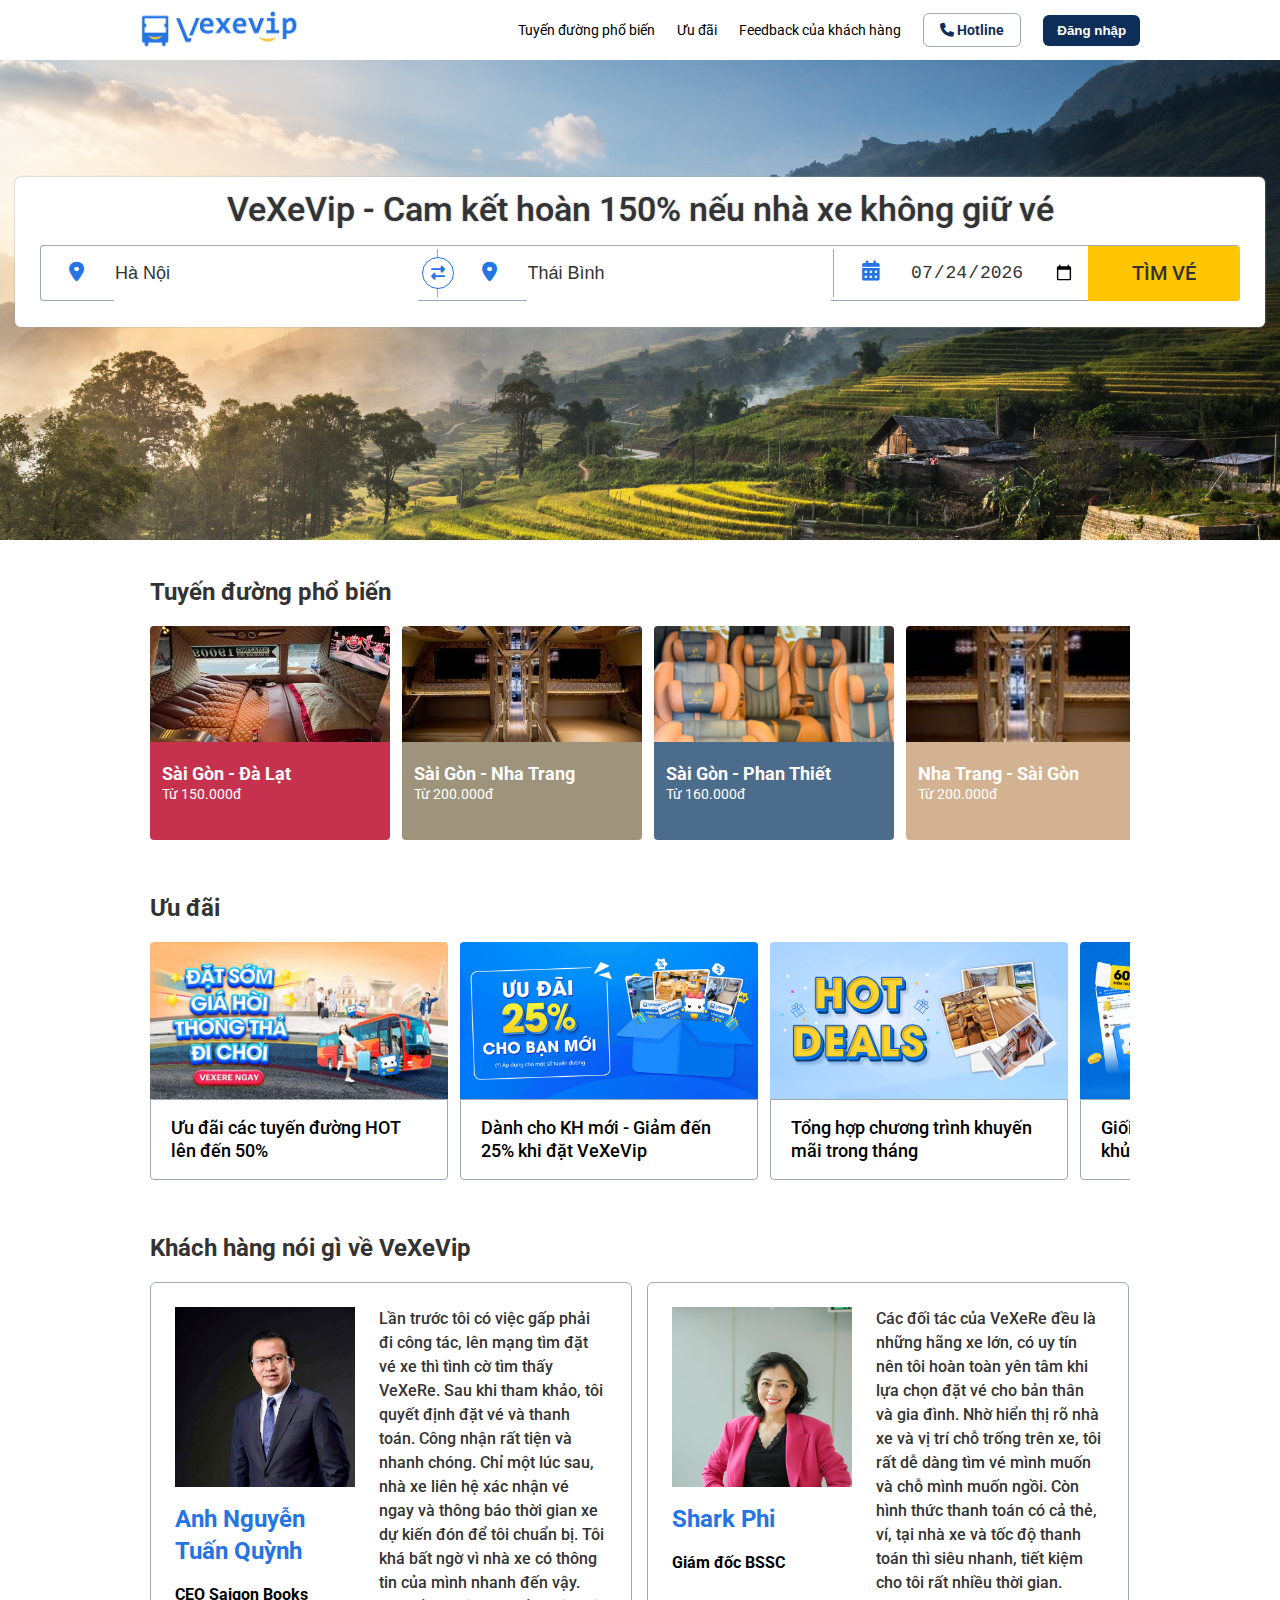
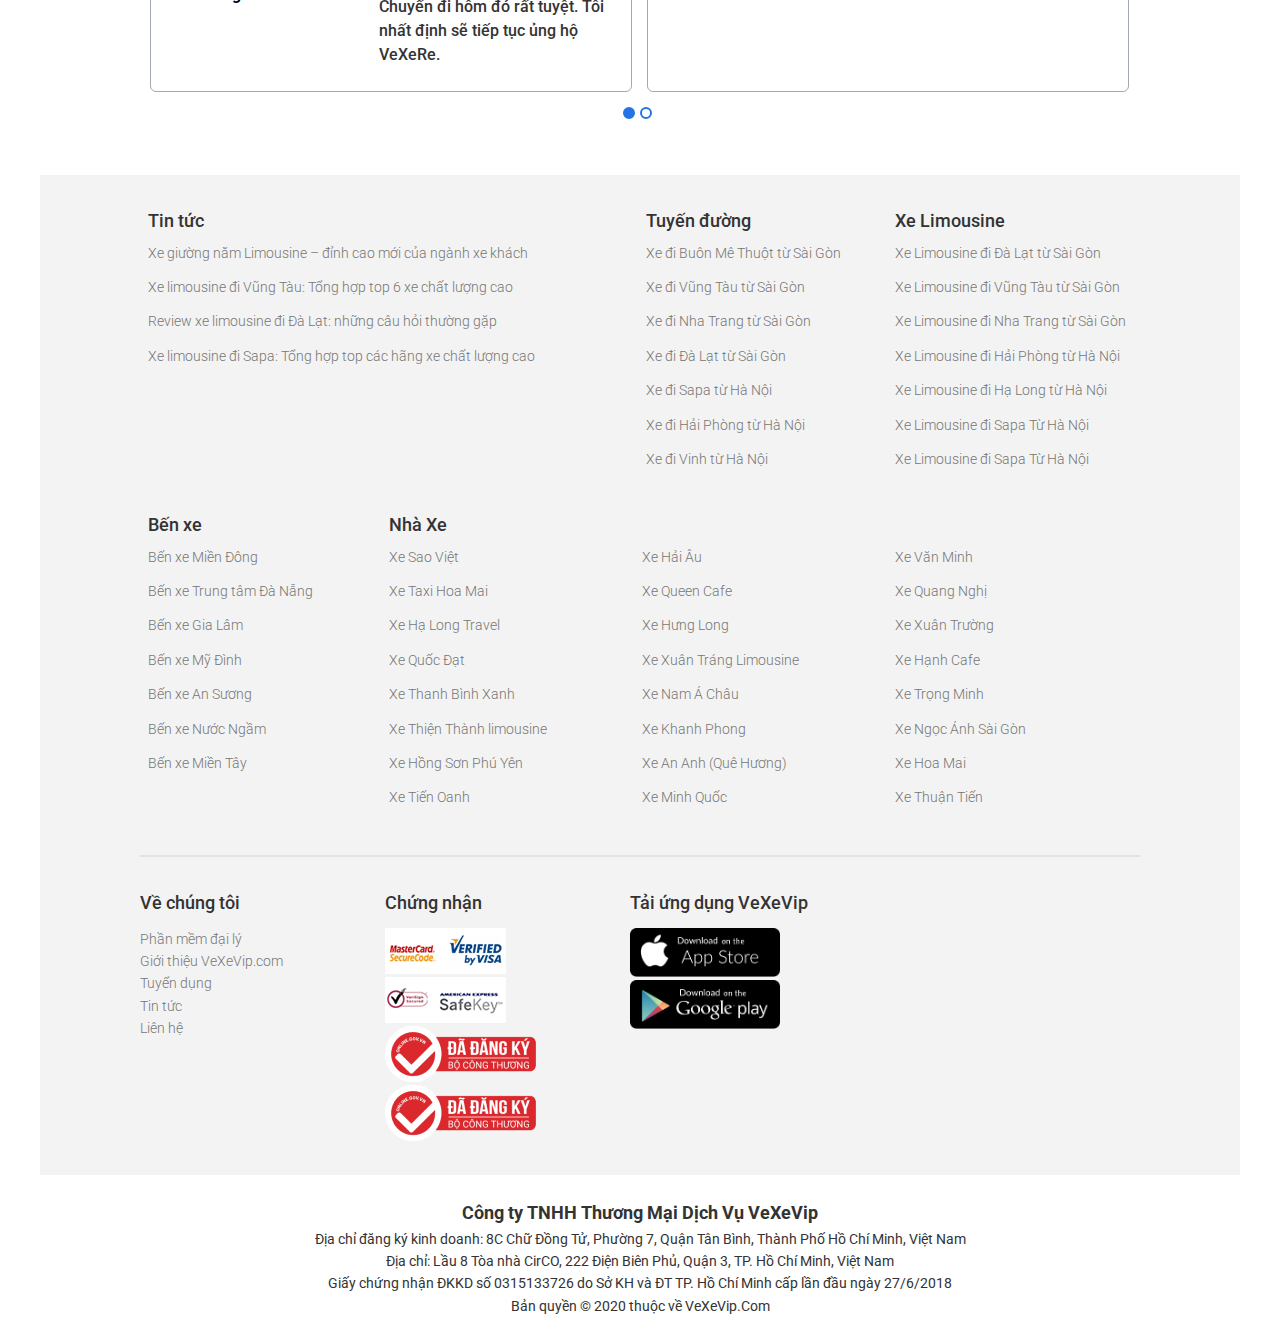
<file: index.html>
<!DOCTYPE html>
    <html lang="en">
    <head>
        <meta charset="UTF-8">
        <meta http-equiv="X-UA-Compatible" content="IE=edge">
        <meta name="viewport" content="width=device-width, initial-scale=1.0">
        <title>Vé Xe Vip</title>
        <link rel="stylesheet" href="./assets/css/style.css">
        <link href="https://fonts.googleapis.com/css?family=Roboto:300,400,500,700&display=swap&subset=vietnamese" rel="stylesheet">
        <link rel="shortcut icon" href="https://vexere.com/images/vexere-ico.ico?v=0.0.3" type="image/x-icon">
        <link rel="stylesheet" href="https://cdnjs.cloudflare.com/ajax/libs/font-awesome/6.3.0/css/all.min.css" />
    </head>
    <body>
        <div id="main">
            <div id="header">
                <div class="logo">
                    <img src="./assets/img/logo-web.png" alt="">
                </div>
                <ul id="nav">
                    <li class="navbar-item"><a href="#tuyen-duong-pho-bien">Tuyến đường phổ biến</a></li>
                    <li class="navbar-item"><a href="#uu-dai">Ưu đãi</a></li>
                    <li class="navbar-item"><a href="#feedback-kh">Feedback của khách hàng</a></li>
                    <li>
                        <a class="btn-hotline" href="">
                            <i class="fa-solid fa-phone"></i>
                            Hotline
                        </a>
                    </li>
                    <li><button class="btn-login" type="submit">Đăng nhập</button></li>
                </ul>
            </div>

            <div id="slider">
                <div class="slider-content">
                    <h2 class="text-content">VeXeVip - Cam kết hoàn 150% nếu nhà xe không giữ vé</h2>
                    <div class="slider-search">
                        <div class="buytk-page__search">
                            <div class="tinh-thanh-input noi-di">
                                <i class="fa-solid fa-location-dot icon-location "></i>
                                <input type="text" name="" id="" class="input-noi-di" placeholder="Tỉnh, thành phố nơi đi" value="Hà Nội">
                                <ul class='form-input'>
                                    <header>Tỉnh - Thành phố</header>
                                    <ul class="thanh-pho-list">
                                    </ul>
                                </ul>
                            </div>
                            <div class="swap">
                                <i class="fa-solid fa-right-left icon-swap"></i>
                            </div>
                            <div class="tinh-thanh-input noi-den">
                                <i class="fa-solid fa-location-dot icon-location"></i>
                                <input type="text" name="" id="" class="input-noi-den" placeholder="Tỉnh, thành phố nơi đến" value="Thái Bình">
                                <ul class='form-input'>
                                    <header>Tỉnh - Thành phố</header>
                                    <ul class="thanh-pho-list">
                                    </ul>
                                </ul>
                            </div>
                            <div class="ngay-di">
                                <i class="fa-solid fa-calendar-days icon-calendar"></i>
                                <input type="date" name="" id="" class="input-ngay-di" placeholder="Nhập ngày đi">
                            </div>
                            <div class="btn-search">
                                <span>Tìm vé</span>
                            </div>
                        </div>
                    </div>
                </div>
            </div>

            <div id="content">
                <!--Tuyến đường phổ biến-->
                <div class="content-list" id="tuyen-duong-pho-bien">
                    <h2 class="content-heading">Tuyến đường phổ biến</h2>
                    <div class="content-items">
                        <div class="cr-item">
                            <div class="cr-img" style="background-image: url('./assets/img/Road-SG-DL.png');"></div>
                            <div class="cr-item-body" style="background-color: #c6324e;">
                                <a href="" class="cr-item-heading">Sài Gòn - Đà Lạt</a>
                                <p class="cr-item-decs">Từ 150.000đ</p>
                            </div>
                        </div>
                        <div class="cr-item">
                            <div class="cr-img" style="background-image: url('./assets/img/Road-SG-NT.png');"></div>
                            <div class="cr-item-body" style="    background-color: rgb(158, 148, 124);">
                                <a href="" class="cr-item-heading">Sài Gòn - Nha Trang</a>
                                <p class="cr-item-decs">Từ 200.000đ</p>
                            </div>
                        </div>
                        <div class="cr-item">
                            <div class="cr-img" style="background-image: url('./assets/img/Road-SG-PT.png');"></div>
                            <div class="cr-item-body" style="background-color: #4c6c8c;">
                                <a href="" class="cr-item-heading">Sài Gòn - Phan Thiết</a>
                                <p class="cr-item-decs">Từ 160.000đ</p>
                            </div>
                        </div>
                        <div class="cr-item">
                            <div class="cr-img" style="background-image: url('./assets/img/Road-NT-SG.png');"></div>
                            <div class="cr-item-body" style="background-color: #d3b291;">
                                <a href="" class="cr-item-heading">Nha Trang - Sài Gòn</a>
                                <p class="cr-item-decs">Từ 200.000đ</p>
                            </div>
                        </div>
                        <div class="cr-item">
                            <div class="cr-img" style="background-image: url('./assets/img/Road-SG-BMT.png');"></div>
                            <div class="cr-item-body" style="background-color: #131d30;">
                                <a href="" class="cr-item-heading">Sài Gòn - Buôn Ma Thuột</a>
                                <p class="cr-item-decs">Từ 220.000đ</p>
                            </div>
                        </div>
                        <div class="cr-item">
                            <div class="cr-img" style="background-image: url('./assets/img/Road-SG-VT.png');"></div>
                            <div class="cr-item-body" style="background-color: #d0906c;">
                                <a href="" class="cr-item-heading">Sài Gòn - Vũng Tàu</a>
                                <p class="cr-item-decs">Từ 150.000đ</p>
                            </div>
                        </div>
                        <div class="cr-item">
                            <div class="cr-img" style="background-image: url('./assets/img/Road-HN-HP.png');"></div>
                            <div class="cr-item-body" style="background-color: #585279;">
                                <a href="" class="cr-item-heading">Hà Nội - Hải Phòng</a>
                                <p class="cr-item-decs">Từ 100.000đ</p>
                            </div>
                        </div>
                        <div class="cr-item">
                            <div class="cr-img" style="background-image: url('./assets/img/Road-SG-PR.png');"></div>
                            <div class="cr-item-body" style="background-color: #8a9bb4;">
                                <a href="" class="cr-item-heading">Sài Gòn - Phan Rang</a>
                                <p class="cr-item-decs">Từ 180.000đ</p>
                            </div>
                        </div>
                    </div>
                </div>

                <!--Ưu đãi-->
                <div class="content-list" id="uu-dai">
                    <h2 class="content-heading">Ưu đãi</h2>
                    <div class="content-items">
                        <div class="disc-item">
                            <div class="disc-img" style="background-image: url('./assets/img/disc1.jpg');"></div>
                            <div class="disc-item-body">
                                <a href="">Ưu đãi các tuyến đường HOT lên đến 50%</a>
                            </div>
                        </div>
                        <div class="disc-item">
                            <div class="disc-img" style="background-image: url('./assets/img/disc2.png');"></div>
                            <div class="disc-item-body">
                                <a href="">Dành cho KH mới - Giảm đến 25% khi đặt VeXeVip</a>
                            </div>
                        </div>
                        <div class="disc-item">
                            <div class="disc-img" style="background-image: url('./assets/img/disc3.png');"></div>
                            <div class="disc-item-body">
                                <a href="">Tổng hợp chương trình khuyến mãi trong tháng</a>
                            </div>
                        </div>
                        <div class="disc-item">
                            <div class="disc-img" style="background-image: url('./assets/img/disc4.jpg');"></div>
                            <div class="disc-item-body">
                                <a href="">Giối thiệu bạn mới - Nhận quà khủng từ VeXeVip</a>
                            </div>
                        </div>
                        <div class="disc-item">
                            <div class="disc-img" style="background-image: url('./assets/img/disc5.png');"></div>
                            <div class="disc-item-body">
                                <a href="">Ưu đãi bất ngờ ngay khi đặt VeXeVip</a>
                            </div>
                        </div>
                    </div>
                </div>

                <!--Feedback của khách hàng-->
                <div class="content-list" id="feedback-kh">
                    <h2 class="content-heading">Khách hàng nói gì về VeXeVip</h2>
                    <div class="fb-wrapper">
                        <div class="fb-items">
                            <div class="fb-item">
                                <div class="fb-infor">
                                    <div class="fb-img" style="background-image: url('./assets/img/Custumer1.jpg');"></div>
                                    <h2 class="fb-name">Anh Nguyễn Tuấn Quỳnh</h2>
                                    <h3 class="fb-duty">CEO Saigon Books</h3>
                                </div>
                                <div class="fb-content">
                                    Lần trước tôi có việc gấp phải đi công tác, lên mạng tìm đặt vé xe thì tình cờ tìm thấy VeXeRe.
                                    Sau khi tham khảo, tôi quyết định đặt vé và thanh toán. Công nhận rất tiện và nhanh chóng.
                                    Chỉ một lúc sau, nhà xe liên hệ xác nhận vé ngay và thông báo thời gian xe dự kiến đón để tôi chuẩn bị.
                                    Tôi khá bất ngờ vì nhà xe có thông tin của mình nhanh đến vậy. Chuyến đi hôm đó rất tuyệt.
                                    Tôi nhất định sẽ tiếp tục ủng hộ VeXeRe.
                                </div>
                            </div>
                            <div class="fb-item">
                                <div class="fb-infor">
                                    <div class="fb-img" style="background-image: url('./assets/img/Custumer2.jpg');"></div>
                                    <h2 class="fb-name">Shark Phi</h2>
                                    <h3 class="fb-duty">Giám đốc BSSC</h3>
                                </div>
                                <div class="fb-content">
                                    Các đối tác của VeXeRe đều là những hãng xe lớn, có uy tín nên tôi hoàn toàn yên tâm khi lựa chọn đặt vé cho bản thân và gia đình.
                                    Nhờ hiển thị rõ nhà xe và vị trí chỗ trống trên xe, tôi rất dễ dàng tìm vé mình muốn và chỗ mình muốn ngồi.
                                    Còn hình thức thanh toán có cả thẻ, ví, tại nhà xe và tốc độ thanh toán thì siêu nhanh, tiết kiệm cho tôi rất nhiều thời gian.
                                </div>
                            </div>
                            <div class="fb-item">
                                <div class="fb-infor">
                                    <div class="fb-img" style="background-image: url('./assets/img/Custumer3.jpg');"></div>
                                    <h2 class="fb-name">Chị Tú Ngô</h2>
                                    <h3 class="fb-duty">YOLA Co-Founder</h3>
                                </div>
                                <div class="fb-content">
                                    VeXeRe là ứng dụng đầu tiên tôi nghĩ tới khi cần đặt vé xe.
                                    Vì không những VeXeRe có nhiều ưu đãi lớn mà còn có nhiều hãng xe chất lượng, tôi được tuỳ chọn chỗ yêu thích nên tôi rất hài lòng.
                                </div>
                            </div>
                            <div class="fb-item">
                                <div class="fb-infor">
                                    <div class="fb-img" style="background-image: url('./assets/img/Custumer4.jpg');"></div>
                                    <h2 class="fb-name">Bữu Vi Vu</h2>
                                    <h3 class="fb-duty">Travel tiktoker</h3>
                                </div>
                                <div class="fb-content">
                                    Tôi thường chọn đặt vé tại VeXeRe mỗi khi du lịch cùng người thân, bạn bè.
                                    Bên cạnh việc đặt vé nhanh chóng, thuận tiện, VeXeRe còn có các đợt Flashsale định kỳ lên đến 50%.
                                    Săn vé thành công vào các dịp này giúp tôi tiết kiệm đáng kể chi phí đi lại cho mỗi chuyến đi.
                                </div>
                            </div>
                        </div>
                    </div>
                    <div class="btn-contain">
                        <ul class="btn-list">
                            <li class="btn-item btn-prev" style="background-color: var(--primary-color);"></li>
                            <li class="btn-item btn-next"></li>
                        </ul>
                    </div>
                </div>
            </div>

            <div id="footer">
                <div class="footer-top">
                    <div class="ft-news ft-child">
                        <div class="ft-header">Tin tức</div>
                        <div class="ft-items">
                            <a href="#" class="ft-item">Xe giường nằm Limousine – đỉnh cao mới của ngành xe khách</a>
                            <a href="#" class="ft-item">Xe limousine đi Vũng Tàu: Tổng hợp top 6 xe chất lượng cao</a>
                            <a href="#" class="ft-item">Review xe limousine đi Đà Lạt: những câu hỏi thường gặp</a>
                            <a href="#" class="ft-item">Xe limousine đi Sapa: Tổng hợp top các hãng xe chất lượng cao</a>
                        </div>
                    </div>
                    <div class="ft-roads ft-child">
                        <div class="ft-header">Tuyến đường</div>
                        <div class="ft-items">
                            <a href="#" class="ft-item">Xe đi Buôn Mê Thuột từ Sài Gòn</a>
                            <a href="#" class="ft-item">Xe đi Vũng Tàu từ Sài Gòn</a>
                            <a href="#" class="ft-item">Xe đi Nha Trang từ Sài Gòn</a>
                            <a href="#" class="ft-item">Xe đi Đà Lạt từ Sài Gòn</a>
                            <a href="#" class="ft-item">Xe đi Sapa từ Hà Nội</a>
                            <a href="#" class="ft-item">Xe đi Hải Phòng từ Hà Nội</a>
                            <a href="#" class="ft-item">Xe đi Vinh từ Hà Nội</a>
                        </div>
                    </div>
                    <div class="ft-vehical ft-child">
                        <div class="ft-header">Xe Limousine</div>
                        <div class="ft-items">
                            <a href="#" class="ft-item">Xe Limousine đi Đà Lạt từ Sài Gòn</a>
                            <a href="#" class="ft-item">Xe Limousine đi Vũng Tàu từ Sài Gòn</a>
                            <a href="#" class="ft-item">Xe Limousine đi Nha Trang từ Sài Gòn</a>
                            <a href="#" class="ft-item">Xe Limousine đi Hải Phòng từ Hà Nội</a>
                            <a href="#" class="ft-item">Xe Limousine đi Hạ Long từ Hà Nội</a>
                            <a href="#" class="ft-item">Xe Limousine đi Sapa Từ Hà Nội</a>
                            <a href="#" class="ft-item">Xe Limousine đi Sapa Từ Hà Nội</a>
                        </div>
                    </div>
                </div>
                <div class="footer-middle">
                    <div class=" ft-station ft-child">
                        <div class="ft-header">Bến xe</div>
                        <div class="ft-items">
                            <a href="#" class="ft-item">Bến xe Miền Đông</a>
                            <a href="#" class="ft-item">Bến xe Trung tâm Đà Nẵng</a>
                            <a href="#" class="ft-item">Bến xe Gia Lâm</a>
                            <a href="#" class="ft-item">Bến xe Mỹ Đình</a>
                            <a href="#" class="ft-item">Bến xe An Sương</a>
                            <a href="#" class="ft-item">Bến xe Nước Ngầm</a>
                            <a href="#" class="ft-item">Bến xe Miền Tây</a>
                        </div>
                    </div>
                    <div class="ft-NhaXe ft-child">
                        <div class="ft-header">Nhà Xe</div>
                        <div class="ft-items">
                            <a href="#" class="ft-item">Xe Sao Việt</a>
                            <a href="#" class="ft-item">Xe Taxi Hoa Mai</a>
                            <a href="#" class="ft-item">Xe Hạ Long Travel</a>
                            <a href="#" class="ft-item">Xe Quốc Đạt</a>
                            <a href="#" class="ft-item">Xe Thanh Bình Xanh</a>
                            <a href="#" class="ft-item">Xe Thiện Thành limousine</a>
                            <a href="#" class="ft-item">Xe Hồng Sơn Phú Yên</a>
                            <a href="#" class="ft-item">Xe Tiến Oanh</a>
                            <a href="#" class="ft-item">Xe Hải Âu</a>
                            <a href="#" class="ft-item">Xe Queen Cafe</a>
                            <a href="#" class="ft-item">Xe Hưng Long</a>
                            <a href="#" class="ft-item">Xe Xuân Tráng Limousine</a>
                            <a href="#" class="ft-item">Xe Nam Á Châu</a>
                            <a href="#" class="ft-item">Xe Khanh Phong</a>
                            <a href="#" class="ft-item">Xe An Anh (Quê Hương)</a>
                            <a href="#" class="ft-item">Xe Minh Quốc</a>
                            <a href="#" class="ft-item">Xe Văn Minh</a>
                            <a href="#" class="ft-item">Xe Quang Nghị</a>
                            <a href="#" class="ft-item">Xe Xuân Trường</a>
                            <a href="#" class="ft-item">Xe Hạnh Cafe</a>
                            <a href="#" class="ft-item">Xe Trọng Minh</a>
                            <a href="#" class="ft-item">Xe Ngọc Ánh Sài Gòn</a>
                            <a href="#" class="ft-item">Xe Hoa Mai</a>
                            <a href="#" class="ft-item">Xe Thuận Tiến</a>
                        </div>
                    </div>
                </div>
                <hr class="ft-line">
                <div class="ft-menu">
                    <div class="ft-about ft-child">
                        <div class="ft-header">Về chúng tôi</div>
                        <div class="ft-items">
                            <a href="#" class="ft-item">Phần mềm đại lý</a>
                            <a href="#" class="ft-item">Giới thiệu VeXeVip.com</a>
                            <a href="#" class="ft-item">Tuyển dụng</a>
                            <a href="#" class="ft-item">Tin tức</a>
                            <a href="#" class="ft-item">Liên hệ</a>
                        </div>
                    </div>
                    <div class="ft-certify ft-child">
                        <div class="ft-header">Chứng nhận</div>
                        <div class="certify-row">
                            <img src="./assets/img/certificate-1.png" alt="">
                        </div>
                        <div class="certify-row">
                            <img src="./assets/img/certificate-2.png" alt="">
                        </div>
                        <div class="certify-row">
                            <a href="http://online.gov.vn/Home/AppDetails/462?AspxAutoDetectCookieSupport=1">
                                <img src="./assets/img/certificate-3.png" alt="">
                            </a>
                        </div>
                        <div class="certify-row">
                            <a href="http://online.gov.vn/Home/WebDetails/70277">
                                <img src="./assets/img/certificate-4.png" alt="">
                            </a>
                        </div>
                    </div>
                    <div class="ft-download ft-child">
                        <div class="ft-header">Tải ứng dụng VeXeVip</div>
                        <a href="#">
                            <img src="./assets/img/AP-icon-edit.png" alt="" style="width: 150px; height: 49px;">
                        </a>
                        <a href="#">
                            <img src="./assets/img/GP-icon-edit.png" alt="" style="width: 150px; height: 49px;">
                        </a>
                    </div>
                </div>
            </div>
            <div class="ft-license-wrapper">
                <h3 class="license-heading">Công ty TNHH Thương Mại Dịch Vụ VeXeVip</h3>
                <div>Địa chỉ đăng ký kinh doanh: 8C Chữ Đồng Tử, Phường 7, Quận Tân Bình, Thành Phố Hồ Chí Minh, Việt Nam</div>
                <div>Địa chỉ: Lầu 8 Tòa nhà CirCO, 222 Điện Biên Phủ, Quận 3, TP. Hồ Chí Minh, Việt Nam</div>
                <div>Giấy chứng nhận ĐKKD số 0315133726 do Sở KH và ĐT TP. Hồ Chí Minh cấp lần đầu ngày 27/6/2018</div>
                <div>Bản quyền © 2020 thuộc về VeXeVip.Com</div>
            </div>
        </div>

        <!--Phần đăng nhập-->
        <div class="modal-login">
            <div class="modal-container">
                <div class="modal-close-login">
                    <i class="fa-solid fa-xmark"></i>
                </div>
                <header class="modal-header">
                    Đăng nhập
                </header>
                <div class="modal-body">
                    <label class="phone-number" for="">Số điện thoại</label>
                    <div class="modal-input-phoneNumber">
                        <div class="input-prefix-phoneNumber">
                            +84
                        </div>
                        <input type="tel" name="" id="phone" class="input-phoneNumber">
                    </div>
                    <div id="error"></div>
                    <button class="btn-continue" type="submit">
                        <span>Tiếp tục</span>
                    </button>
                    <div class="modal-divider">
                        <span>hoặc</span>
                    </div>
                    <button class="btn-continue-gg" type="button">
                        <span>Tiếp tục với Google</span>
                    </button>
                </div>
                <footer class="modal-footer">
                    <p>Bạn chưa có tài khoản? <a href="#" class="modal-changeForm-register">Đăng ký</a></p>
                </footer>
            </div>
        </div>

        <!--Phần đăng kí-->
        <div class="modal-register">
            <div class="modal-container">
                <div class="modal-close-register">
                    <i class="fa-solid fa-xmark"></i>
                </div>
                <header class="modal-header">
                    Đăng kí
                </header>
                <div class="modal-body">
                    <label class="phone-number" for="">Số điện thoại</label>
                    <div class="modal-input-phoneNumber">
                        <div class="input-prefix-phoneNumber">
                            +84
                        </div>
                        <input type="tel" class="input-phoneNumber" id="phoneDK">
                    </div>
                    <div id="error"></div>
                    <button class="btn-continueDK" type="button">
                        <span>Tiếp tục</span>
                    </button>
                    <div class="modal-divider">
                        <span>hoặc</span>
                    </div>
                    <button class="btn-continue-gg" type="button">
                        <span>Tiếp tục với Google</span>
                    </button>
                </div>
                <footer class="modal-footer">
                    <p>Bạn đã có tài khoản? <a href="#" class="modal-changeForm-login">Đăng nhập</a></p>
                </footer>
            </div>
        </div>
        <button class="scroll-up">
            <div class="scroll-up-contain"><i class="fa-solid fa-arrow-up"></i></div>
        </button>
    </body>

    <script src="./js/index.js"></script>

    </html>
</file>
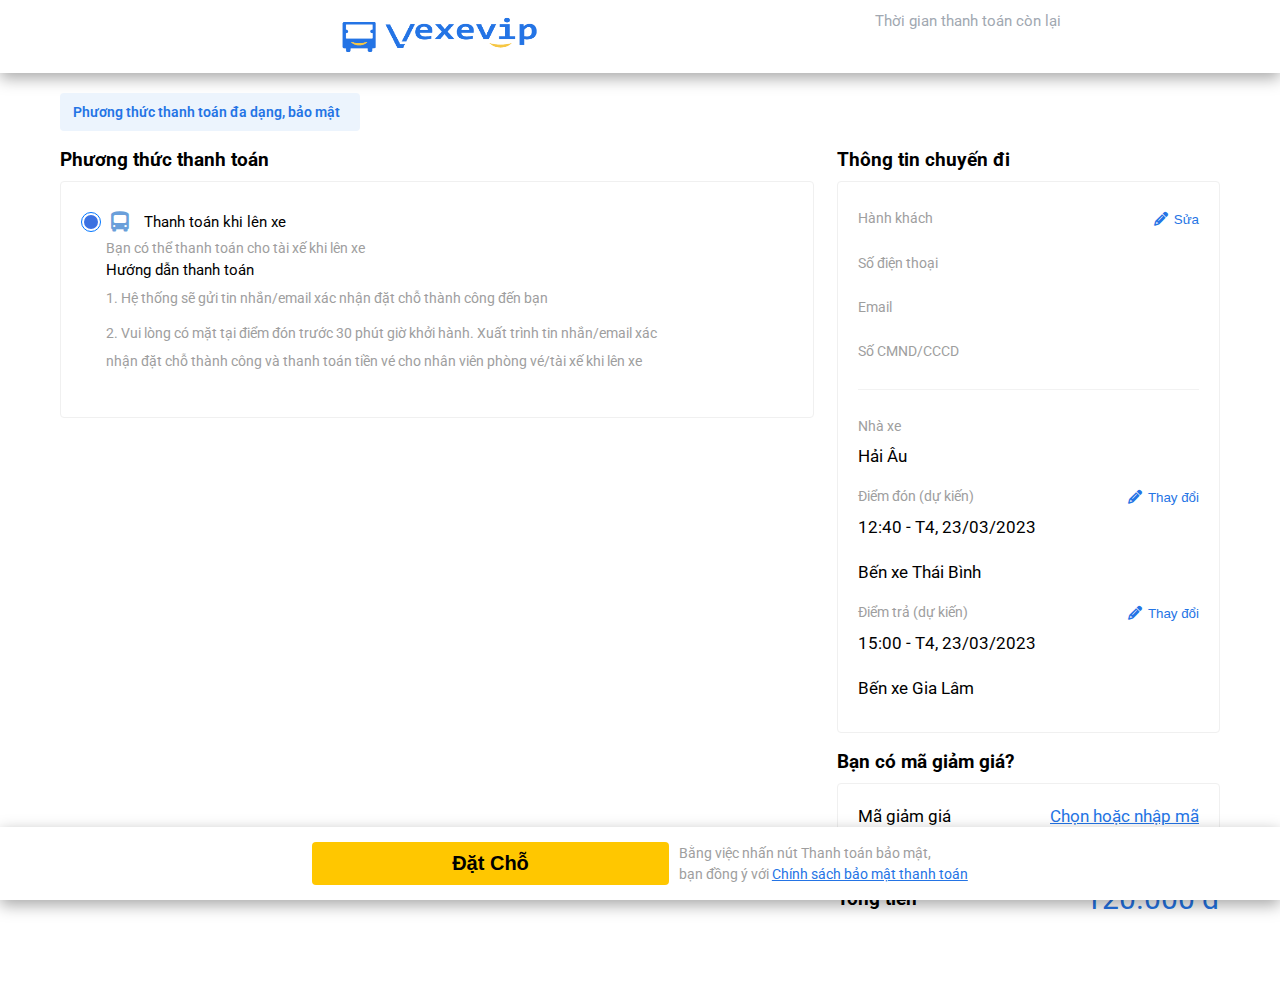
<file: Dat_cho.html>
<!DOCTYPE html>
<html lang="en">
<head>
    <meta charset="UTF-8">
    <meta http-equiv="X-UA-Compatible" content="IE=edge">
    <meta name="viewport" content="width=device-width, initial-scale=1.0">
    <link rel="shortcut icon" href="https://vexere.com/images/vexere-ico.ico?v=0.0.3" type="image/x-icon">
    <link rel="stylesheet" href="./assets/css/Thanh_toan.css">
    <link rel="stylesheet" href="https://cdnjs.cloudflare.com/ajax/libs/font-awesome/6.3.0/css/all.min.css" />
    <!-- <link rel="shortcut icon" href="https://vexere.com/images/vexere-ico.ico?v=0.0.3" type="image/x-icon"> -->
    <title>Thanh toán trực tiếp</title>
    <link href="https://fonts.googleapis.com/css?family=Roboto:300,400,500,700&display=swap&subset=vietnamese" rel="stylesheet">
</head>
<body>
    <!-- thanh thời gian -->
    
    <header>
        <div class="head">
            <div class="logo">
                <img src="./assets/img/logo-web.png" alt="">
            </div>
            <div class="header-time">
                <p>Thời gian thanh toán còn lại</p>
                <div id="dem-nguoc"></div>
            </div>
        </div>
    </header>
    <!--Thanh toan-->
    <body class="noi-dung">
        <div class="thanh-toan">
            <span class = "sentence">Phương thức thanh toán đa dạng, bảo mật</span>
            <div class="container">
                <div class="ben-trai">
                    <h3>Phương thức thanh toán</h3>
                    <div>
                        <!--Chon phuong thuc thanh toan-->
                        <ul action="" class="bo-tron">
                            <li class="left-choice mrg">
                                <div class="chon-phuong-thuc">
                                    <input type="radio"  id="" name="selector" class="js-chon-pt" checked>
                                    <i class="fa-solid fa-bus-simple"></i>
                                    <label for="">Thanh toán khi lên xe</label>
                                </div>
                                <p>Bạn có thể thanh toán cho tài xế khi lên xe</p>
                                <div class="huong-dan js-huong-dan open">
                                    <label for="">Hướng dẫn thanh toán</label>
                                    <p style="line-height: 1.5;">1. Hệ thống sẽ gửi tin nhắn/email xác nhận đặt chỗ thành công đến bạn</p>
                                    <p style="line-height: 2.0;">2. Vui lòng có mặt tại điểm đón trước 30 phút giờ khởi hành. Xuất trình tin nhắn/email xác <br>
                                        nhận đặt chỗ thành công và thanh toán tiền vé cho nhân viên phòng vé/tài xế khi lên xe
                                    </p><br>
                                </div>
                            </li>
                        </ul>
                    </div>
                </div>
                <!--Thong tin khach hang-->
                <div class="ben-phai">
                    <h3>Thông tin chuyến đi</h3>
                    <div class="infor-chuyen-di bo-tron">
                        <div class="infor-khach mrg">
                            <div class="infor-chitiet mrg-bt">
                                <div class="sua-infor">
                                    <label for="" class="font-color">Hành khách</label>
                                    <div class="sua-tt">
                                        <i class="fa-solid fa-pencil"></i>
                                        <button class="js-update-infor-ca-nhan">Sửa</button>
                                    </div>
                                </div>
                                <span data-name="ten-hanh-khach">Tên hành khách</span>
                            </div>
                            <div class="infor-chitiet mrg-bt">
                                <label for=""class="font-color">Số điện thoại</label>
                                <span data-name="so-dien-thoai">0123456789</span>
                            </div>
                            <div class="infor-chitiet mrg-bt">
                                <label for=""class="font-color">Email</label>
                                <span data-name="email">test@gmail.com</span>
                            </div>
                            <div class="infor-chitiet mrg-bt">
                                <label for=""class="font-color">Số CMND/CCCD</label>
                                <span data-name="so-cmnd"></span>
                            </div>
                            <hr>
                        </div>
                        <div class="infor-chuyen-di mrg">
                            <div class="infor-chitiet">
                                <label for="" class="font-color">Nhà xe</label>
                                <span class="ten-nha-xe">Hải Âu</span>
                            </div>
                            <div class="infor-chitiet">
                                <div class="sua-infor">
                                    <label for="" class="font-color">Điểm đón (dự kiến)</label>
                                    <div class="sua-tt">
                                        <i class="fa-solid fa-pencil"></i>
                                        <button type="submit" class="js-update-infor-diem-don">Thay đổi</button>
                                    </div>
                                </div>
                                <span style="margin-bottom: 10px;" id="time-diem-don" class="thoi-gian-don">12:40 - T4, 23/03/2023</span>
                                <span data-name="diem-don" class="dia-diem-bd">Bến xe Thái Bình</span>
                            </div>
                            <div class="infor-chitiet">
                                <div class="sua-infor">
                                    <label for="" class="font-color">Điểm trả (dự kiến)</label>
                                    <div class="sua-tt">
                                        <i class="fa-solid fa-pencil"></i>
                                        <button type="submit" class="js-update-infor-diem-tra">Thay đổi</button>
                                    </div>
                                </div>
                                <span style="margin-bottom: 10px;" id="time-diem-tra" class="thoi-gian-tra">15:00 - T4, 23/03/2023</span>
                                <span data-name="diem-tra" class="dia-diem-kt"> Bến xe Gia Lâm</span>
                            </div>
                        </div>
                    </div>
                    
                    <div class="giam-gia">
                        <h3>Bạn có mã giảm giá?</h3>
                        <div class="infor-chitiet bo-tron ma-giam-gia">
                            <span>Mã giảm giá</span>
                            <span><a href="">Chọn hoặc nhập mã </a></span>
                        </div>
                    </div>
                    <div class="tong-tien">
                        <label for=""><h3>Tổng tiền</h3></label>
                        <span>120.000 đ</span>
                    </div>
                </div>
            </div>
    
        </div>
    </body>
    <div class="thanh-toan-bao-mat">
        <div class="btn" id="btn-thanh-toan">
            <button class="btn-thanh-toan-bao-mat">Đặt Chỗ</button>
            <span class="font-color">
                Bằng việc nhấn nút Thanh toán bảo mật,<br>
                bạn đồng ý với <a href="" style="color: var(--primary-color);"> Chính sách bảo mật thanh toán</a>
            </span>
        </div>
    </div>

    <!-- Sửa thông tin hành khách -->

    <div class="sua-thong-tin-KH js-sua-thong-tin-KH">
        <div class="sua-tt-KH-container js-sua-tt-KH-container">
            <div class="sua-tt-close js-sua-tt-close">
                <i class="fa-solid fa-xmark"></i>
            </div>

            <div class="sua-tt-KH-header">
                <h3>Chỉnh sửa thông tin hành khách</h3>
                <hr>
            </div>

            <div class="sua-tt-KH-body">
                <div class="form-name">
                    <label for="name" class="sua-tt-label">Họ tên<span>*</span></label>
                    <div id="empty-name"></div>
                    <input type="text" id="name" class="sua-tt-input" placeholder="">
                </div>

                <div class="form-sdt">
                    <label for="phone" class="sua-tt-label">Số điện thoại<span>*</span></label>
                    <div id="empty-phone"></div>
                    <input type="tel" id="phone" class="sua-tt-input" placeholder="">
                </div>

                <div class="form-email">
                    <label for="email" class="sua-tt-label">Email để nhận thông tin vé</label>
                    <div id="empty-email"></div>
                    <input type="email" class="sua-tt-input" id="email" placeholder="test@gmail.com">
                </div>

                <div class="form-CMND">
                    <label for="CMND" class="sua-tt-label">CMND</label>
                    <input type="text" class="sua-tt-input" placeholder="Số CMND" id="CMND">
                </div>

                <label for="note" class="sua-tt-label">Ghi chú hoặc yêu cầu khác (Nếu có)</label>
                <textarea name="" id="" cols="30" rows="10"
                    placeholder="Các yêu cầu đặc biệt không thể được đảm bảo - nhưng nhà xe sẽ cố gắng hết sức để đáp ứng nhu cầu của bạn"></textarea>

                <button id="update" disabled>Cập nhật</button>
            </div>
        </div>
    </div>

    <!--Sửa địa điểm đón-->
    <!-- Sửa chọn chữ thành màu xanh -->
    <div class="sua-thong-tin-diem-don js-sua-thong-tin-diem-don">
        <div class="sua-tt-diem-don-container js-sua-tt-diem-don-container">
            <div class="sua-tt-diem-don-close js-sua-tt-diem-don-close">
                <i class="fa-solid fa-xmark"></i>
            </div>

            <div class="sua-tt-diem-don-header">
                <h3>Thay đổi điểm đón</h3>
                <hr>
            </div>

            <div class="sua-tt-diem-don-body">
                <ul>
                    <li class="dia-diem-don">
                        <input type="radio" name="selector">
                        <span class="time-diem-don-moi">05:00 Toyota Cầu Diễn</span>
                        <p class="address">
                            <i class="fa-solid fa-location-dot"></i>
                            Số 10, Km 10 + 600, QL32, Cầu Diễn, Bắc Từ Liêm, Hà Nội
                        </p>
                    </li>
                    <li class="dia-diem-don">
                        <input type="radio" name="selector">
                        <span class="time-diem-don-moi">05:00 Công viên Hòa Bình (Cổng sau)</span>
                        <p class="address">
                            <i class="fa-solid fa-location-dot"></i>
                            Đường Ngô Minh Dương kéo dài, Phường Xuân Đỉnh, Bắc Từ Liêm, Hà Nội
                        </p>
                    </li>
                    <li class="dia-diem-don">
                        <input type="radio" name="selector">
                        <span class="time-diem-don-moi">05:00 Quận Hà Đông</span>
                        <p class="address">
                            <i class="fa-solid fa-location-dot"></i>
                            Hà Đông, Hà Nội
                        </p>
                    </li>
                    <li class="dia-diem-don">
                        <input type="radio" name="selector">
                        <span class="time-diem-don-moi">05:00 Đường Võ Chí Công</span>
                        <p class="address">
                            <i class="fa-solid fa-location-dot"></i>
                            Số 10, Km 10 + 600, QL32, Cầu Diễn, Bắc Từ Liêm, Hà Nội
                        </p>
                    </li>
                    <li class="dia-diem-don">
                        <input type="radio" name="selector">
                        <span class="time-diem-don-moi">05:00 Bưởi</span>
                        <p class="address">
                            <i class="fa-solid fa-location-dot"></i>
                            Bưởi, Tây Hồ, Hà Nội, Việt Nam
                        </p>
                    </li>
                    <li class="dia-diem-don">
                        <input type="radio" name="selector">
                        <span class="time-diem-don-moi">05:00 Ngã 3 Lạc Long Quân - Âu Cơ</span>
                        <p class="address">
                            <i class="fa-solid fa-location-dot"></i>
                            523 Âu Cơ, Phưởng Nhật Tân, Tây Hồ, Hà Nội
                        </p>
                    </li>
                    <li class="dia-diem-don">
                        <input type="radio" name="selector">
                        <span class="time-diem-don-moi">05:05 Trường Đại học Công nghiệp Hà Nội</span>
                        <p class="address">
                            
                        </p>
                    </li>
                    <li class="dia-diem-don">
                        <input type="radio" name="selector">
                        <span class="time-diem-don-moi">05:00 Toyota Cầu Diễn</span>
                        <p class="address">
                            <i class="fa-solid fa-location-dot"></i>
                            Số 10, Km 10 + 600, QL32, Cầu Diễn, Bắc Từ Liêm, Hà Nội
                        </p>
                    </li>
                    <li class="dia-diem-don">
                        <input type="radio" name="selector">
                        <span class="time-diem-don-moi">05:00 Toyota Cầu Diễn</span>
                        <p class="address">
                            <i class="fa-solid fa-location-dot"></i>
                            Số 10, Km 10 + 600, QL32, Cầu Diễn, Bắc Từ Liêm, Hà Nội
                        </p>
                    </li>
                    <li class="dia-diem-don">
                        <input type="radio" name="selector">
                        <span class="time-diem-don-moi">05:00 Toyota Cầu Diễn</span>
                        <p class="address">
                            <i class="fa-solid fa-location-dot"></i>
                            Số 10, Km 10 + 600, QL32, Cầu Diễn, Bắc Từ Liêm, Hà Nội
                        </p>
                    </li>
                </ul>
            </div>
            <button id="update-diem-don">Cập nhật</button>
        </div>
    </div>

    <!-- Sửa điểm trả -->
    <div class="sua-thong-tin-diem-tra js-sua-thong-tin-diem-tra">
        <div class="sua-tt-diem-tra-container js-sua-tt-diem-tra-container">
            <div class="sua-tt-diem-tra-close js-sua-tt-diem-tra-close">
                <i class="fa-solid fa-xmark"></i>
            </div>

            <div class="sua-tt-diem-tra-header">
                <h3>Thay đổi điểm trả</h3>
                <hr>
            </div>

            <div class="sua-tt-diem-tra-body">
                <ul>
                    <li class="dia-diem-tra">
                        <input type="radio" id="dia-diem" name="selector">
                        <span class="time-diem-tra-moi">07:50 Văn phòng Tiền Hải</span>
                        <p>
                            <i class="fa-solid fa-location-dot"></i>
                            Thị trấn Tiền Hải, Tiền Hải, Thái Bình
                        </p>
                    </li>
                    <li class="dia-diem-tra">
                        <input type="radio" id="dia-diem" name="selector">
                        <span class="time-diem-tra-moi">07:50 Khu ven đông tt Tiền Hải</span>
                        <p></p>
                    </li>
                </ul>
            </div>
            <button id="update-diem-tra">Cập nhật</button>
        </div>
    </div>
    <div class="thong-bao-thanh-toan">
        <div class="thong-bao-thanh-toan-container">
            <div class="dong-thong-bao">
                <i class="fa-solid fa-xmark"></i>
            </div>
            <p class="alert">Bạn có xác nhận thanh toán ?</p>
            <div class="nut-bam-xac-nhan">
                <button id="btn-ok">Xác nhận</button>
                <button id="khong">không</button>
            </div>
        </div>
    </div>
    
    <script type="module" src="./js/Dat_cho.js"></script>
</body>
</html>
</file>
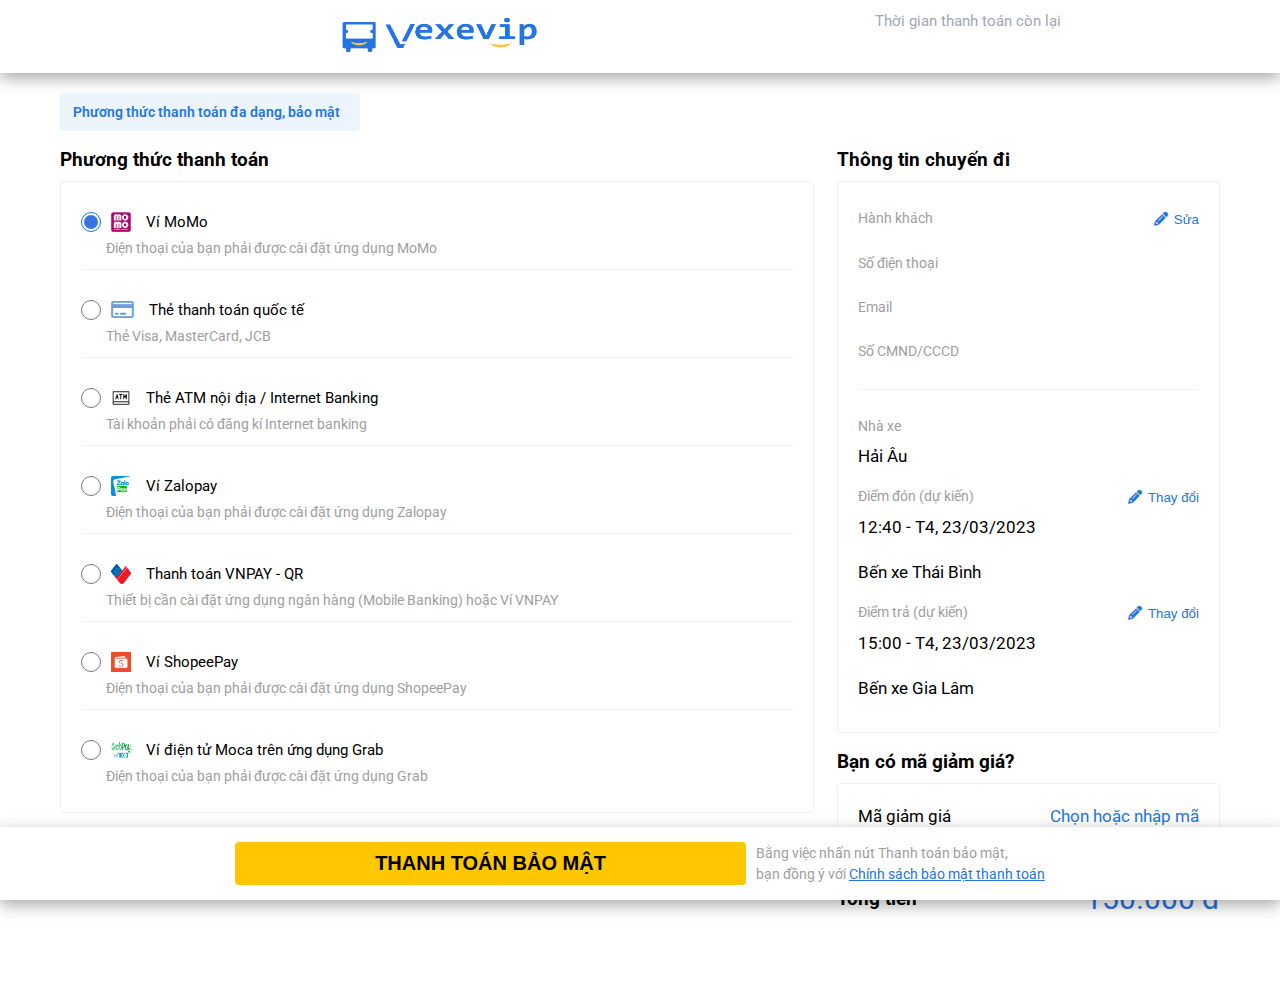
<file: Thanh_toan_online.html>
<!DOCTYPE html>
<html lang="en">

<head>
    <meta charset="UTF-8">
    <meta http-equiv="X-UA-Compatible" content="IE=edge">
    <link rel="shortcut icon" href="https://vexere.com/images/vexere-ico.ico?v=0.0.3" type="image/x-icon">
    <meta name="viewport" content="width=device-width, initial-scale=1.0">
    <link rel="stylesheet" href="./assets/css/Thanh_toan.css">
    <link rel="stylesheet" href="https://cdnjs.cloudflare.com/ajax/libs/font-awesome/6.3.0/css/all.min.css" />
    <!-- <link rel="shortcut icon" href="https://vexere.com/images/vexere-ico.ico?v=0.0.3" type="image/x-icon"> -->
    <title>Vé Xe Vip</title>
    <!-- <link rel="stylesheet" href="/Vexe/css/responsiveThanhToan.css"> -->
    <link href="https://fonts.googleapis.com/css?family=Roboto:300,400,500,700&display=swap&subset=vietnamese"rel="stylesheet">
</head>

<body>
    <!-- thanh thời gian -->
    <header>
        <div class="head">
            <div class="logo">
                <img src="./assets/img/logo-web.png" alt="">
            </div>
            <div class="header-time">
                <p>Thời gian thanh toán còn lại</p>
                <div id="dem-nguoc"></div>
            </div>
        </div>
    </header>
    <!--Thanh toan-->

    <body class="noi-dung">
        <div class="thanh-toan">
            <span class="sentence">Phương thức thanh toán đa dạng, bảo mật</span>
            <div class="container">
                <div class="ben-trai">
                    <h3>Phương thức thanh toán</h3>
                    <div>
                        <!--Chon phuong thuc thanh toan-->
                        <ul action="" class="bo-tron">
                            <li class="left-choice mrg">
                                <div class="chon-phuong-thuc">
                                    <input type="radio" id="MoMo" name="selector" onchange="toggleHuongDan('MoMo')">
                                    <img src="./assets/img/momo.jpg" alt="" class="size-img">
                                    <label for="">Ví MoMo</label>
                                </div>
                                <p>Điện thoại của bạn phải được cài đặt ứng dụng MoMo</p>
                                <div class="huong-dan" id="huongDanMoMo">
                                    <label for="" style="font-weight: 500; margin-bottom: 10px;">Hướng dẫn thanh toán</label>
                                    <p>1. Bạn sẽ được chuyển đến ứng dụng MoMo</p><br>
                                    <p>2. Nhập thông tin thẻ thanh toán mới hoặc chọn thanh toán
                                        qua MoMo/thẻ đã liên kết với ví MoMo
                                    </p><br>
                                    <p>3. Chọn "Thanh toán" để tiến hành thanh toán vé</p>
                                </div>
                                <hr>
                            </li>
                            <li class="left-choice mrg">
                                <div class="chon-phuong-thuc">
                                    <input type="radio" id="MasterCard" name="selector" onchange="toggleHuongDan('MasterCard')">
                                    <i class="fa-regular fa-credit-card size-i"></i>
                                    <label for="">Thẻ thanh toán quốc tế</label>
                                </div>
                                <p>Thẻ Visa, MasterCard, JCB</p>
                                <hr>
                            </li>
                            <li class="left-choice mrg">
                                <div class="chon-phuong-thuc">
                                    <input type="radio" id="ATM" name="selector" onchange="toggleHuongDan('ATM')">
                                    <img src="./assets/img/atm-card.png" alt="">
                                    <label for="">Thẻ ATM nội địa / Internet Banking</label>
                                </div>
                                <p>Tài khoản phải có đăng kí Internet banking</p>
                                <hr>
                            </li>
                            <li class="left-choice mrg">
                                <div class="chon-phuong-thuc">
                                    <input type="radio" id="ZaloPay" name="selector" onchange="toggleHuongDan('ZaloPay')">
                                    <img src="./assets/img/zalo-pay.png" alt="">
                                    <label for="">Ví Zalopay</label>
                                </div>
                                <p>Điện thoại của bạn phải được cài đặt ứng dụng Zalopay</p>
                                <div class="huong-dan js-huong-dan" id="huongDanZaloPay">
                                    <label for="" style="font-weight: 500;">Hướng dẫn thanh toán</label>
                                    <p>1. Bạn sẽ được chuyển đến ứng dụng ZaloPay</p><br>
                                    <p>2. Nhập thông tin thẻ thanh toán mới hoặc chọn thanh toán
                                        qua ZaloPay/thẻ đã liên kết với ví ZaloPay
                                    </p><br>
                                    <p>3. Chọn "Thanh toán" để tiến hành thanh toán vé</p>
                                </div>
                                <hr>
                            </li>
                            <li class="left-choice mrg">
                                <div class="chon-phuong-thuc">
                                    <input type="radio" id="VNPAY" name="selector" onchange="toggleHuongDan('VNPAY')">
                                    <img src="./assets/img/Icon-VNPAY-QR-350x274.png" alt="">
                                    <label for="">Thanh toán VNPAY - QR</label>
                                </div>
                                <p>Thiết bị cần cài đặt ứng dụng ngân hàng (Mobile Banking) hoặc Ví VNPAY</p>
                                <hr>
                            </li>
                            <li class="left-choice mrg">
                                <div class="chon-phuong-thuc">
                                    <input type="radio" id="ShopeePay" name="selector" onchange="toggleHuongDan('ShopeePay')">
                                    <img src="./assets/img/unnamed.png" alt="">
                                    <label for="">Ví ShopeePay</label>
                                </div>
                                <p>Điện thoại của bạn phải được cài đặt ứng dụng ShopeePay</p>
                                <div class="huong-dan" id="huongDanShopeePay">
                                    <label for="" style="font-weight: 500;">Hướng dẫn thanh toán</label>
                                    <p>1. Bạn sẽ được chuyển đến ứng dụng ShopeePay</p><br>
                                    <p>2. Nhập thông tin thẻ thanh toán mới hoặc chọn thanh toán
                                        qua ShopeePay/thẻ đã liên kết với ví ShopeePay
                                    </p><br>
                                    <p>3. Chọn "Thanh toán" để tiến hành thanh toán vé</p>
                                </div>
                                <hr>
                            </li>
                            <li class="left-choice mrg">
                                <div class="chon-phuong-thuc">
                                    <input type="radio" id="Moca" name="selector"onchange="toggleHuongDan('Moca')">
                                    <img src="./assets/img/GrabPayVn-LogoGPM.png" alt="" >
                                    <label for="">Ví điện tử Moca trên ứng dụng Grab</label>
                                </div>
                                <p>Điện thoại của bạn phải được cài đặt ứng dụng Grab</p>
                            </li>
                        </ul>
                    </div>
                </div>
                <!--Thong tin khach hang-->
                <div class="ben-phai">
                    <h3>Thông tin chuyến đi</h3>
                    <div class="infor-chuyen-di bo-tron">
                        <div class="infor-khach mrg">
                            <div class="infor-chitiet mrg-bt">
                                <div class="sua-infor">
                                    <label for="" class="font-color">Hành khách</label>
                                    <div class="sua-tt">
                                        <i class="fa-solid fa-pencil"></i>
                                        <button class="js-update-infor-ca-nhan">Sửa</button>
                                    </div>
                                </div>
                                <span data-name="ten-hanh-khach">Nguyễn Ngọc Đức</span>
                            </div>
                            <div class="infor-chitiet mrg-bt">
                                <label for="" class="font-color">Số điện thoại</label>
                                <span data-name="so-dien-thoai">0123456789</span>
                            </div>
                            <div class="infor-chitiet mrg-bt">
                                <label for="" class="font-color">Email</label>
                                <span data-name="email">test@gmail.com</span>
                            </div>
                            <div class="infor-chitiet mrg-bt">
                                <label for="" class="font-color">Số CMND/CCCD</label>
                                <span data-name="so-cmnd"></span>
                            </div>
                            <hr>
                        </div>
                        <div class="infor-chuyen-di-diem mrg">
                            <div class="DIEMDON">
                                <div class="infor-chitiet">
                                    <label for="" class="font-color">Nhà xe</label>
                                    <span class="ten-nha-xe">Hải Âu</span>
                                </div>
                                <div class="infor-chitiet">
                                    <div class="sua-infor">
                                        <label for="" class="font-color">Điểm đón (dự kiến)</label>
                                        <div class="sua-tt">
                                            <i class="fa-solid fa-pencil"></i>
                                            <button type="submit" class="js-update-infor-diem-don">Thay đổi</button>
                                        </div>
                                    </div>
                                    <span style="margin-bottom: 10px;" id="time-diem-don" class="thoi-gian-don">12:40 - T4, 23/03/2023</span>
                                    <span data-name="diem-don" class="dia-diem-bd">Bến xe Thái Bình</span>
                                </div>
                            </div>
                            <div class="DIEMTRA">
                                <div class="infor-chitiet">
                                    <div class="sua-infor">
                                        <label for="" class="font-color">Điểm trả (dự kiến)</label>
                                        <div class="sua-tt">
                                            <i class="fa-solid fa-pencil"></i>
                                            <button type="submit" class="js-update-infor-diem-tra">Thay đổi</button>
                                        </div>
                                    </div>
                                    <span style="margin-bottom: 10px;" id="time-diem-tra" class="thoi-gian-tra">15:00 - T4, 23/03/2023</span>
                                    <span data-name="diem-tra" class="dia-diem-kt"> Bến xe Gia Lâm</span>
                                </div>
                            </div>
                        </div>
                    </div>

                    <div class="giam-gia">
                        <h3>Bạn có mã giảm giá?</h3>
                        <div class="infor-chitiet bo-tron ma-giam-gia">
                            <span>Mã giảm giá</span>
                            <span><a>Chọn hoặc nhập mã </a></span>
                        </div>
                    </div>
                    <div class="tong-tien">
                        <label for="">
                            <h3>Tổng tiền</h3>
                        </label>
                        <span>150.000 đ</span>
                    </div>
                </div>
            </div>

        </div>
    </body>
    <div class="thanh-toan-bao-mat">
        <div class="btn" id="btn-thanh-toan">
            <button class="btn-thanh-toan-bao-mat" type="submit">THANH TOÁN BẢO MẬT</button>
            <span class="font-color">
                Bằng việc nhấn nút Thanh toán bảo mật,<br>
                bạn đồng ý với <a href="" style="color: var(--primary-color);"> Chính sách bảo mật thanh toán</a>
            </span>
        </div>
    </div>

    <!-- Sửa thông tin hành khách -->

    <div class="sua-thong-tin-KH js-sua-thong-tin-KH">
        <div class="sua-tt-KH-container js-sua-tt-KH-container">
            <div class="sua-tt-close js-sua-tt-close">
                <i class="fa-solid fa-xmark"></i>
            </div>

            <div class="sua-tt-KH-header">
                <h3>Chỉnh sửa thông tin hành khách</h3>
                <hr>
            </div>

            <div class="sua-tt-KH-body">
                <div class="form-name">
                    <label for="name" class="sua-tt-label">Họ tên<span>*</span></label>
                    <div id="empty-name"></div>
                    <input type="text" id="name" class="sua-tt-input" placeholder="">
                </div>

                <div class="form-sdt">
                    <label for="phone" class="sua-tt-label">Số điện thoại<span>*</span></label>
                    <div id="empty-phone"></div>
                    <input type="tel" id="phone" class="sua-tt-input" placeholder="">
                </div>

                <div class="form-email">
                    <label for="email" class="sua-tt-label">Email để nhận thông tin vé</label>
                    <div id="empty-email"></div>
                    <input type="email" class="sua-tt-input" id="email" placeholder="test@gmail.com">
                </div>

                <div class="form-CMND">
                    <label for="CMND" class="sua-tt-label">CMND</label>
                    <input type="text" class="sua-tt-input" placeholder="Số CMND" id="CMND">
                </div>

                <label for="note" class="sua-tt-label">Ghi chú hoặc yêu cầu khác (Nếu có)</label>
                <textarea name="" id="" cols="30" rows="3"
                    placeholder="Các yêu cầu đặc biệt không thể được đảm bảo - nhưng nhà xe sẽ cố gắng hết sức để đáp ứng nhu cầu của bạn"></textarea>

                <button id="update" disabled>Cập nhật</button>
            </div>
        </div>
    </div>

    <!--Sửa địa điểm đón-->
    <!-- Sửa chọn chữ thành màu xanh -->
    <div class="sua-thong-tin-diem-don js-sua-thong-tin-diem-don">
        <div class="sua-tt-diem-don-container js-sua-tt-diem-don-container">
            <div class="sua-tt-diem-don-close js-sua-tt-diem-don-close">
                <i class="fa-solid fa-xmark"></i>
            </div>

            <div class="sua-tt-diem-don-header">
                <h3>Thay đổi điểm đón</h3>
                <hr>
            </div>

            <div class="sua-tt-diem-don-body">
                <ul>
                    <li class="dia-diem-don">
                        <input type="radio" name="selector">
                        <span class="time-diem-don-moi">05:00 Toyota Cầu Diễn</span>
                        <p class="address">
                            <i class="fa-solid fa-location-dot"></i>
                            Số 10, Km 10 + 600, QL32, Cầu Diễn, Bắc Từ Liêm, Hà Nội
                        </p>
                    </li>
                    <li class="dia-diem-don">
                        <input type="radio" name="selector">
                        <span class="time-diem-don-moi">05:00 Công viên Hòa Bình (Cổng sau)</span>
                        <p class="address">
                            <i class="fa-solid fa-location-dot"></i>
                            Đường Ngô Minh Dương kéo dài, Phường Xuân Đỉnh, Bắc Từ Liêm, Hà Nội
                        </p>
                    </li>
                    <li class="dia-diem-don">
                        <input type="radio" name="selector">
                        <span class="time-diem-don-moi">05:00 Quận Hà Đông</span>
                        <p class="address">
                            <i class="fa-solid fa-location-dot"></i>
                            Hà Đông, Hà Nội
                        </p>
                    </li>
                    <li class="dia-diem-don">
                        <input type="radio" name="selector">
                        <span class="time-diem-don-moi">05:00 Đường Võ Chí Công</span>
                        <p class="address">
                            <i class="fa-solid fa-location-dot"></i>
                            Số 10, Km 10 + 600, QL32, Cầu Diễn, Bắc Từ Liêm, Hà Nội
                        </p>
                    </li>
                    <li class="dia-diem-don">
                        <input type="radio" name="selector">
                        <span class="time-diem-don-moi">05:00 Bưởi</span>
                        <p class="address">
                            <i class="fa-solid fa-location-dot"></i>
                            Bưởi, Tây Hồ, Hà Nội, Việt Nam
                        </p>
                    </li>
                    <li class="dia-diem-don">
                        <input type="radio" name="selector">
                        <span class="time-diem-don-moi">05:00 Ngã 3 Lạc Long Quân - Âu Cơ</span>
                        <p class="address">
                            <i class="fa-solid fa-location-dot"></i>
                            523 Âu Cơ, Phưởng Nhật Tân, Tây Hồ, Hà Nội
                        </p>
                    </li>
                    <li class="dia-diem-don">
                        <input type="radio" name="selector">
                        <span class="time-diem-don-moi">05:05 Trường Đại học Công nghiệp Hà Nội</span>
                        <p class="address">

                        </p>
                    </li>
                </ul>
            </div>
            <button id="update-diem-don">Cập nhật</button>
        </div>
    </div>

    <!-- Sửa điểm trả -->
    <div class="sua-thong-tin-diem-tra js-sua-thong-tin-diem-tra">
        <div class="sua-tt-diem-tra-container js-sua-tt-diem-tra-container">
            <div class="sua-tt-diem-tra-close js-sua-tt-diem-tra-close">
                <i class="fa-solid fa-xmark"></i>
            </div>

            <div class="sua-tt-diem-tra-header">
                <h3>Thay đổi điểm trả</h3>
                <hr>
            </div>

            <div class="sua-tt-diem-tra-body">
                <ul>
                    <li class="dia-diem-tra">
                        <input type="radio" id="dia-diem" name="selector">
                        <span class="time-diem-tra-moi">07:50 Văn phòng Tiền Hải</span>
                        <p>
                            <i class="fa-solid fa-location-dot"></i>
                            Thị trấn Tiền Hải, Tiền Hải, Thái Bình
                        </p>
                    </li>
                    <li class="dia-diem-tra">
                        <input type="radio" id="dia-diem" name="selector">
                        <span class="time-diem-tra-moi">07:50 Khu ven đông tt Tiền Hải</span>
                        <p></p>
                    </li>
                </ul>
            </div>
            <button id="update-diem-tra">Cập nhật</button>
        </div>
    </div>
    <div class="thong-bao-thanh-toan">
        <div class="thong-bao-thanh-toan-container">
            <div class="dong-thong-bao">
                <i class="fa-solid fa-xmark"></i>
            </div>
            <p class="alert">Bạn có xác nhận thanh toán ?</p>
            <div class="nut-bam-xac-nhan">
                <button id="btn-ok">Xác nhận</button>
                <button id="khong">không</button>
            </div>
        </div>
    </div>
    <script type="module" src="./js/Thanh_toan.js"></script>
</body>

</html>
</file>
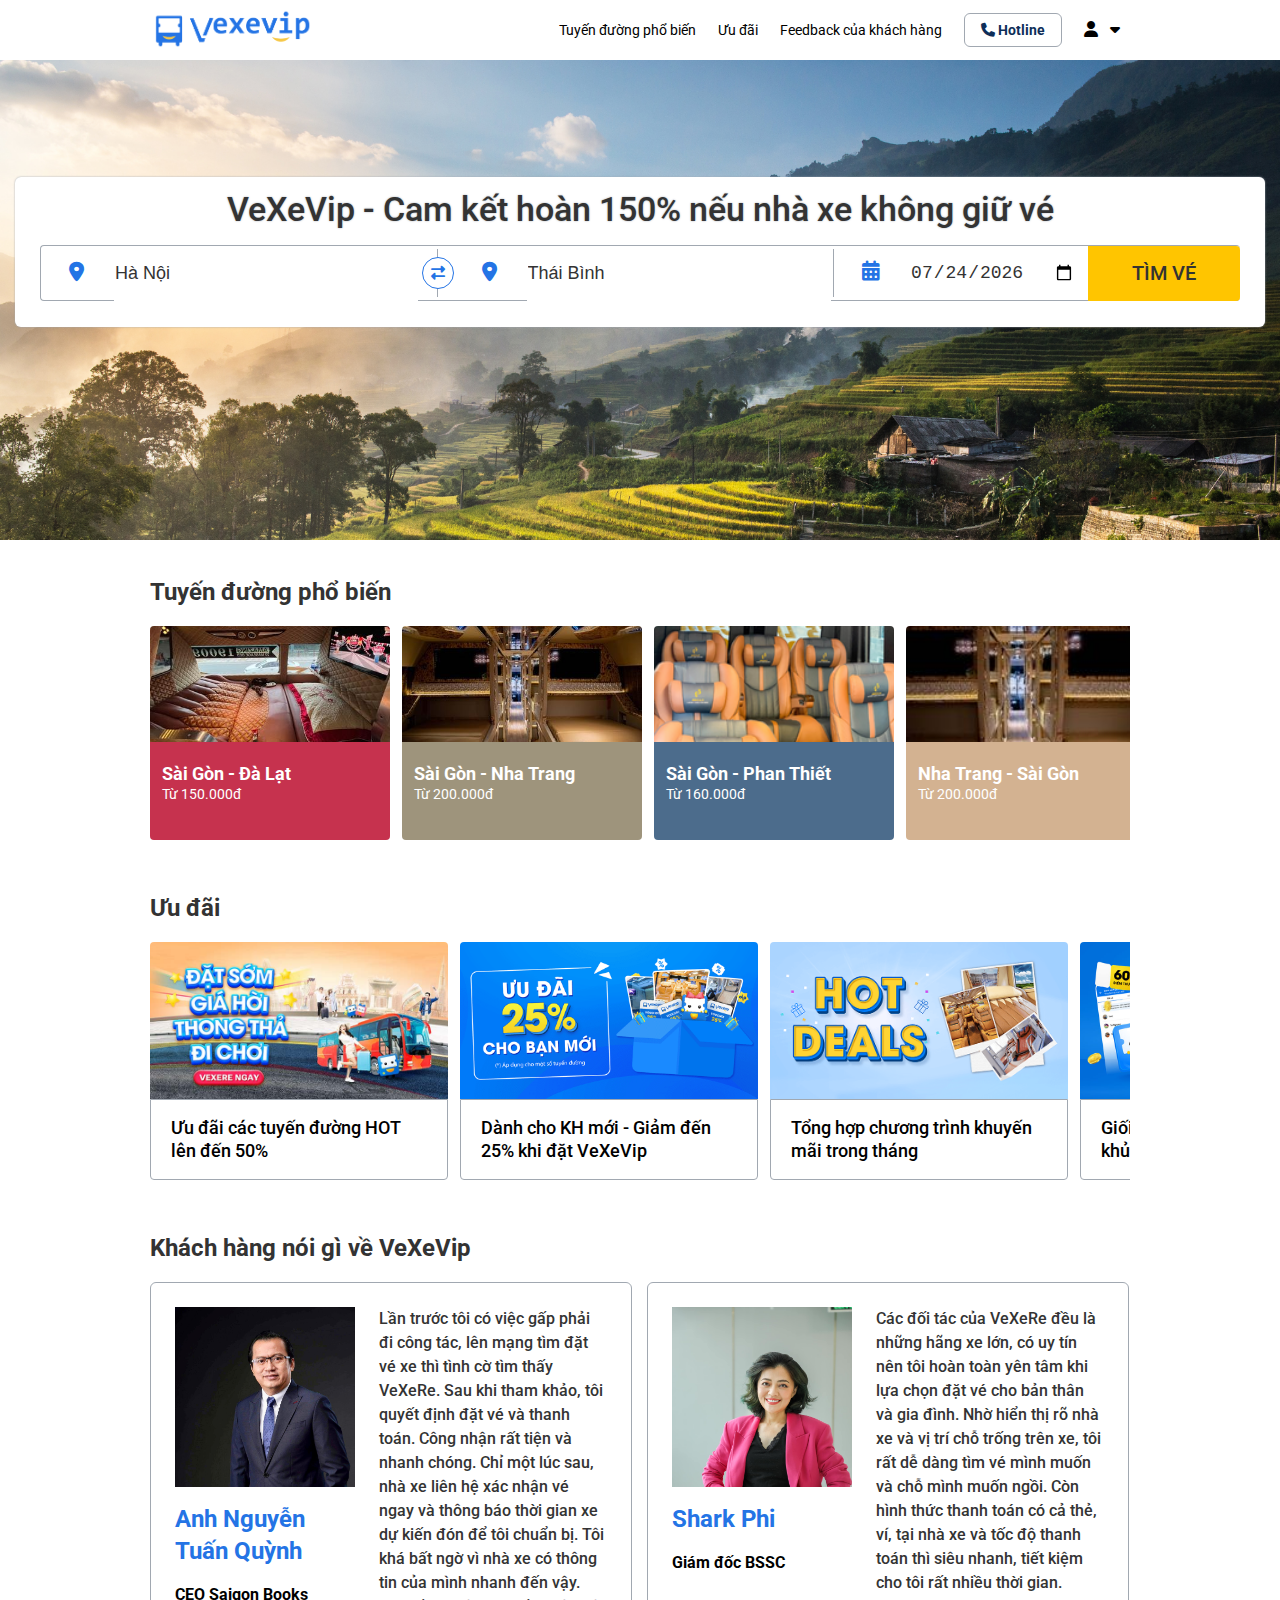
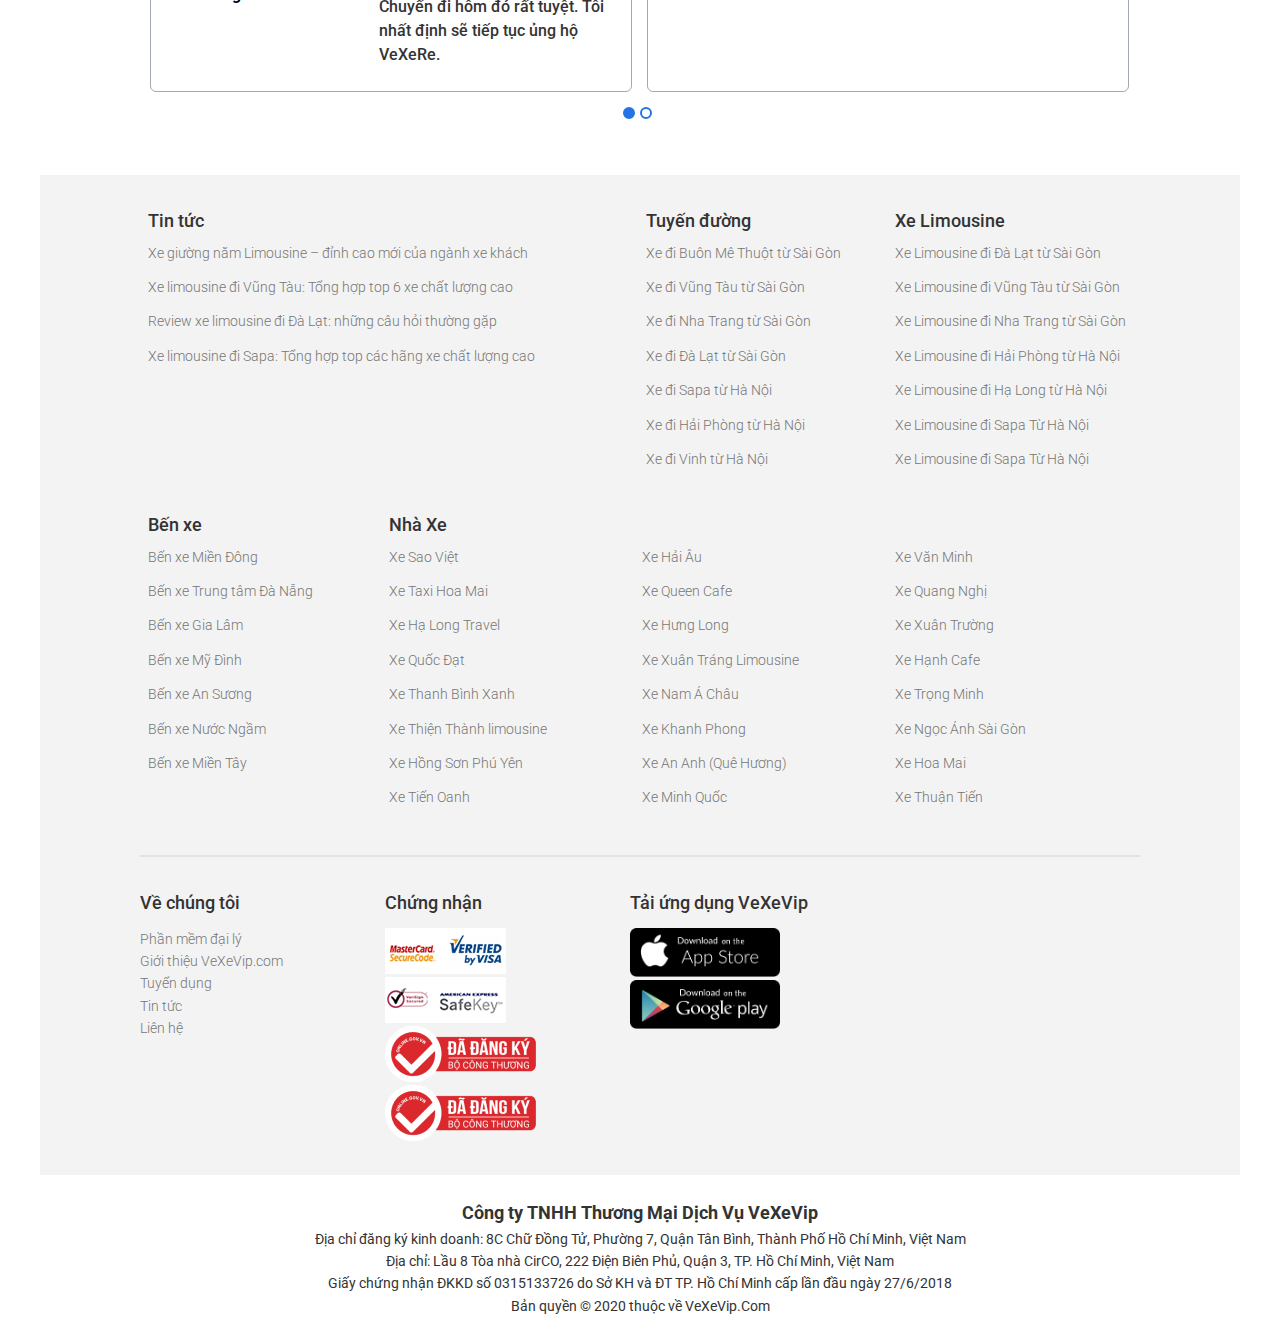
<file: TrangChu.html>
<!DOCTYPE html>
<html lang="en">

<head>
    <meta charset="UTF-8">
    <meta http-equiv="X-UA-Compatible" content="IE=edge">
    <meta name="viewport" content="width=device-width, initial-scale=1.0">
    <title>Vé Xe Vip</title>
    <link rel="stylesheet" href="./assets/css/style.css">
    <link rel="stylesheet" href="./assets/css/TrangChu.css">
    <link href="https://fonts.googleapis.com/css?family=Roboto:300,400,500,700&display=swap&subset=vietnamese"
        rel="stylesheet">
    <link rel="shortcut icon" href="https://vexere.com/images/vexere-ico.ico?v=0.0.3" type="image/x-icon">
    <link rel="stylesheet" href="https://cdnjs.cloudflare.com/ajax/libs/font-awesome/6.3.0/css/all.min.css" />
</head>

<body>
    <div id="main">
        <div id="header">
            <div class="logo">
                <img src="./assets/img/logo-web.png" alt="">
            </div>
            <ul id="nav">
                <li class="navbar-item"><a href="#tuyen-duong-pho-bien">Tuyến đường phổ biến</a></li>
                <li class="navbar-item"><a href="#uu-dai">Ưu đãi</a></li>
                <li class="navbar-item"><a href="#feedback-kh">Feedback của khách hàng</a></li>
                <li>
                    <a class="btn-hotline" href="">
                        <i class="fa-solid fa-phone"></i>
                        Hotline
                    </a>
                </li>
                <li>
                    <div class="user">
                        <i class="fa-solid fa-user"></i>
                        <i class="fa-solid fa-caret-down" style="padding-left: 10px;"></i>
                        <ul class="sub-menu">
                            <li class="sub-item">
                                <div class="icon-contain">
                                    <i class="fa-regular fa-user"></i>
                                </div>
                                <a href="./ThongTinTK.html">Thông tin tài khoản</a>
                            </li>
                            <li class="sub-item">
                                <div class="icon-contain">
                                    <i class="fa-solid fa-user-tag"></i>
                                </div>
                                <a >Thành viên <b>thường</b></a>
                            </li>
                            <li class="sub-item">
                                <div class="icon-contain">
                                    <i class="fa-solid fa-ticket"></i>
                                </div>
                                <a href="./VeCuaToi.html">Vé của tôi</a>
                            </li>
                            <li class="sub-item">
                                <div class="icon-contain">
                                    <i class="fa-solid fa-gift"></i>
                                </div>
                                <a >Ưu đãi</a>
                            </li>
                            <li class="sub-item">
                                <div class="icon-contain">
                                    <i class="fa-regular fa-credit-card"></i>
                                </div>
                                <a >Quản lý thẻ</a>
                            </li>
                            <li class="sub-item">
                                <div class="icon-contain">
                                    <i class="fa-regular fa-comment-dots"></i>
                                </div>
                                <a >Nhận xét chuyến đi</a>
                            </li>
                            <li class="sub-item">
                                <div class="icon-contain">
                                    <i class="fa-solid fa-right-from-bracket"></i>
                                </div>
                                <a id="logout">Đăng xuất</a>
                            </li>
                        </ul>
                    </div>
                </li>
            </ul>
        </div>

        <div id="slider">
            <div class="slider-content">
                <h2 class="text-content">VeXeVip - Cam kết hoàn 150% nếu nhà xe không giữ vé</h2>
                <div class="slider-search">
                    <div class="buytk-page__search">
                        <div class="tinh-thanh-input noi-di">
                            <i class="fa-solid fa-location-dot icon-location "></i>
                            <input type="text" name="" id="" class="input-noi-di" placeholder="Tỉnh, thành phố nơi đi"
                                value="Hà Nội">
                            <ul class='form-input'>
                                <header>Tỉnh - Thành phố</header>
                                <ul class="thanh-pho-list">
                                </ul>
                            </ul>
                        </div>
                        <div class="swap">
                            <i class="fa-solid fa-right-left icon-swap"></i>
                        </div>
                        <div class="tinh-thanh-input noi-den">
                            <i class="fa-solid fa-location-dot icon-location"></i>
                            <input type="text" name="" id="" class="input-noi-den" placeholder="Tỉnh, thành phố nơi đến"
                                value="Thái Bình">
                            <ul class='form-input'>
                                <header>Tỉnh - Thành phố</header>
                                <ul class="thanh-pho-list">
                                </ul>
                            </ul>
                        </div>
                        <div class="ngay-di">
                            <i class="fa-solid fa-calendar-days icon-calendar"></i>
                            <input type="date" name="" id="" class="input-ngay-di" placeholder="Nhập ngày đi">
                        </div>
                        <div class="btn-search">
                            <span>Tìm vé</span>
                        </div>
                    </div>
                </div>
            </div>
        </div>

        <div id="content">
            <!--Tuyến đường phổ biến-->
            <div class="content-list" id="tuyen-duong-pho-bien">
                <h2 class="content-heading">Tuyến đường phổ biến</h2>
                <div class="content-items">
                    <div class="cr-item">
                        <div class="cr-img" style="background-image: url('./assets/img/Road-SG-DL.png');">
                        </div>
                        <div class="cr-item-body" style="background-color: #c6324e;">
                            <a href="" class="cr-item-heading">Sài Gòn - Đà Lạt</a>
                            <p class="cr-item-decs">Từ 150.000đ</p>
                        </div>
                    </div>
                    <div class="cr-item">
                        <div class="cr-img" style="background-image: url('./assets/img/Road-SG-NT.png');">
                        </div>
                        <div class="cr-item-body" style="    background-color: rgb(158, 148, 124);">
                            <a href="" class="cr-item-heading">Sài Gòn - Nha Trang</a>
                            <p class="cr-item-decs">Từ 200.000đ</p>
                        </div>
                    </div>
                    <div class="cr-item">
                        <div class="cr-img" style="background-image: url('./assets/img/Road-SG-PT.png');">
                        </div>
                        <div class="cr-item-body" style="background-color: #4c6c8c;">
                            <a href="" class="cr-item-heading">Sài Gòn - Phan Thiết</a>
                            <p class="cr-item-decs">Từ 160.000đ</p>
                        </div>
                    </div>
                    <div class="cr-item">
                        <div class="cr-img" style="background-image: url('./assets/img/Road-NT-SG.png');">
                        </div>
                        <div class="cr-item-body" style="background-color: #d3b291;">
                            <a href="" class="cr-item-heading">Nha Trang - Sài Gòn</a>
                            <p class="cr-item-decs">Từ 200.000đ</p>
                        </div>
                    </div>
                    <div class="cr-item">
                        <div class="cr-img" style="background-image: url('./assets/img/Road-SG-BMT.png');">
                        </div>
                        <div class="cr-item-body" style="background-color: #131d30;">
                            <a href="" class="cr-item-heading">Sài Gòn - Buôn Ma Thuột</a>
                            <p class="cr-item-decs">Từ 220.000đ</p>
                        </div>
                    </div>
                    <div class="cr-item">
                        <div class="cr-img" style="background-image: url('./assets/img/Road-SG-VT.png');">
                        </div>
                        <div class="cr-item-body" style="background-color: #d0906c;">
                            <a href="" class="cr-item-heading">Sài Gòn - Vũng Tàu</a>
                            <p class="cr-item-decs">Từ 150.000đ</p>
                        </div>
                    </div>
                    <div class="cr-item">
                        <div class="cr-img" style="background-image: url('./assets/img/Road-HN-HP.png');">
                        </div>
                        <div class="cr-item-body" style="background-color: #585279;">
                            <a href="" class="cr-item-heading">Hà Nội - Hải Phòng</a>
                            <p class="cr-item-decs">Từ 100.000đ</p>
                        </div>
                    </div>
                    <div class="cr-item">
                        <div class="cr-img" style="background-image: url('./assets/img/Road-SG-PR.png');">
                        </div>
                        <div class="cr-item-body" style="background-color: #8a9bb4;">
                            <a href="" class="cr-item-heading">Sài Gòn - Phan Rang</a>
                            <p class="cr-item-decs">Từ 180.000đ</p>
                        </div>
                    </div>
                </div>
            </div>

            <!--Ưu đãi-->
            <div class="content-list" id="uu-dai">
                <h2 class="content-heading">Ưu đãi</h2>
                <div class="content-items">
                    <div class="disc-item">
                        <div class="disc-img" style="background-image: url('./assets/img/disc1.jpg');"></div>
                        <div class="disc-item-body">
                            <a href="">Ưu đãi các tuyến đường HOT lên đến 50%</a>
                        </div>
                    </div>
                    <div class="disc-item">
                        <div class="disc-img" style="background-image: url('./assets/img/disc2.png');"></div>
                        <div class="disc-item-body">
                            <a href="">Dành cho KH mới - Giảm đến 25% khi đặt VeXeVip</a>
                        </div>
                    </div>
                    <div class="disc-item">
                        <div class="disc-img" style="background-image: url('./assets/img/disc3.png');"></div>
                        <div class="disc-item-body">
                            <a href="">Tổng hợp chương trình khuyến mãi trong tháng</a>
                        </div>
                    </div>
                    <div class="disc-item">
                        <div class="disc-img" style="background-image: url('./assets/img/disc4.jpg');"></div>
                        <div class="disc-item-body">
                            <a href="">Giối thiệu bạn mới - Nhận quà khủng từ VeXeVip</a>
                        </div>
                    </div>
                    <div class="disc-item">
                        <div class="disc-img" style="background-image: url('./assets/img/disc5.png');"></div>
                        <div class="disc-item-body">
                            <a href="">Ưu đãi bất ngờ ngay khi đặt VeXeVip</a>
                        </div>
                    </div>
                </div>
            </div>

            <!--Feedback của khách hàng-->
            <div class="content-list" id="feedback-kh">
                <h2 class="content-heading">Khách hàng nói gì về VeXeVip</h2>
                <div class="fb-wrapper">
                    <div class="fb-items">
                        <div class="fb-item">
                            <div class="fb-infor">
                                <div class="fb-img"
                                    style="background-image: url('./assets/img/Custumer1.jpg');"></div>
                                <h2 class="fb-name">Anh Nguyễn Tuấn Quỳnh</h2>
                                <h3 class="fb-duty">CEO Saigon Books</h3>
                            </div>
                            <div class="fb-content">
                                Lần trước tôi có việc gấp phải đi công tác, lên mạng tìm đặt vé xe thì tình cờ tìm thấy
                                VeXeRe.
                                Sau khi tham khảo, tôi quyết định đặt vé và thanh toán. Công nhận rất tiện và nhanh
                                chóng.
                                Chỉ một lúc sau, nhà xe liên hệ xác nhận vé ngay và thông báo thời gian xe dự kiến đón
                                để tôi chuẩn bị.
                                Tôi khá bất ngờ vì nhà xe có thông tin của mình nhanh đến vậy. Chuyến đi hôm đó rất
                                tuyệt.
                                Tôi nhất định sẽ tiếp tục ủng hộ VeXeRe.
                            </div>
                        </div>
                        <div class="fb-item">
                            <div class="fb-infor">
                                <div class="fb-img"
                                    style="background-image: url('./assets/img/Custumer2.jpg');"></div>
                                <h2 class="fb-name">Shark Phi</h2>
                                <h3 class="fb-duty">Giám đốc BSSC</h3>
                            </div>
                            <div class="fb-content">
                                Các đối tác của VeXeRe đều là những hãng xe lớn, có uy tín nên tôi hoàn toàn yên tâm khi
                                lựa chọn đặt vé cho bản thân và gia đình.
                                Nhờ hiển thị rõ nhà xe và vị trí chỗ trống trên xe, tôi rất dễ dàng tìm vé mình muốn và
                                chỗ mình muốn ngồi.
                                Còn hình thức thanh toán có cả thẻ, ví, tại nhà xe và tốc độ thanh toán thì siêu nhanh,
                                tiết kiệm cho tôi rất nhiều thời gian.
                            </div>
                        </div>
                        <div class="fb-item">
                            <div class="fb-infor">
                                <div class="fb-img"
                                    style="background-image: url('./assets/img/Custumer3.jpg');"></div>
                                <h2 class="fb-name">Chị Tú Ngô</h2>
                                <h3 class="fb-duty">YOLA Co-Founder</h3>
                            </div>
                            <div class="fb-content">
                                VeXeRe là ứng dụng đầu tiên tôi nghĩ tới khi cần đặt vé xe.
                                Vì không những VeXeRe có nhiều ưu đãi lớn mà còn có nhiều hãng xe chất lượng, tôi được
                                tuỳ chọn chỗ yêu thích nên tôi rất hài lòng.
                            </div>
                        </div>
                        <div class="fb-item">
                            <div class="fb-infor">
                                <div class="fb-img"
                                    style="background-image: url('./assets/img/Custumer4.jpg');"></div>
                                <h2 class="fb-name">Bữu Vi Vu</h2>
                                <h3 class="fb-duty">Travel tiktoker</h3>
                            </div>
                            <div class="fb-content">
                                Tôi thường chọn đặt vé tại VeXeRe mỗi khi du lịch cùng người thân, bạn bè.
                                Bên cạnh việc đặt vé nhanh chóng, thuận tiện, VeXeRe còn có các đợt Flashsale định kỳ
                                lên đến 50%.
                                Săn vé thành công vào các dịp này giúp tôi tiết kiệm đáng kể chi phí đi lại cho mỗi
                                chuyến đi.
                            </div>
                        </div>
                    </div>
                </div>
                <div class="btn-contain">
                    <ul class="btn-list">
                        <li class="btn-item btn-prev" style="background-color: var(--primary-color);"></li>
                        <li class="btn-item btn-next"></li>
                    </ul>
                </div>
            </div>
        </div>

        <div id="footer">
            <div class="footer-top">
                <div class="ft-news ft-child">
                    <div class="ft-header">Tin tức</div>
                    <div class="ft-items">
                        <a href="#" class="ft-item">Xe giường nằm Limousine – đỉnh cao mới của ngành xe khách</a>
                        <a href="#" class="ft-item">Xe limousine đi Vũng Tàu: Tổng hợp top 6 xe chất lượng cao</a>
                        <a href="#" class="ft-item">Review xe limousine đi Đà Lạt: những câu hỏi thường gặp</a>
                        <a href="#" class="ft-item">Xe limousine đi Sapa: Tổng hợp top các hãng xe chất lượng cao</a>
                    </div>
                </div>
                <div class="ft-roads ft-child">
                    <div class="ft-header">Tuyến đường</div>
                    <div class="ft-items">
                        <a href="#" class="ft-item">Xe đi Buôn Mê Thuột từ Sài Gòn</a>
                        <a href="#" class="ft-item">Xe đi Vũng Tàu từ Sài Gòn</a>
                        <a href="#" class="ft-item">Xe đi Nha Trang từ Sài Gòn</a>
                        <a href="#" class="ft-item">Xe đi Đà Lạt từ Sài Gòn</a>
                        <a href="#" class="ft-item">Xe đi Sapa từ Hà Nội</a>
                        <a href="#" class="ft-item">Xe đi Hải Phòng từ Hà Nội</a>
                        <a href="#" class="ft-item">Xe đi Vinh từ Hà Nội</a>
                    </div>
                </div>
                <div class="ft-vehical ft-child">
                    <div class="ft-header">Xe Limousine</div>
                    <div class="ft-items">
                        <a href="#" class="ft-item">Xe Limousine đi Đà Lạt từ Sài Gòn</a>
                        <a href="#" class="ft-item">Xe Limousine đi Vũng Tàu từ Sài Gòn</a>
                        <a href="#" class="ft-item">Xe Limousine đi Nha Trang từ Sài Gòn</a>
                        <a href="#" class="ft-item">Xe Limousine đi Hải Phòng từ Hà Nội</a>
                        <a href="#" class="ft-item">Xe Limousine đi Hạ Long từ Hà Nội</a>
                        <a href="#" class="ft-item">Xe Limousine đi Sapa Từ Hà Nội</a>
                        <a href="#" class="ft-item">Xe Limousine đi Sapa Từ Hà Nội</a>
                    </div>
                </div>
            </div>
            <div class="footer-middle">
                <div class=" ft-station ft-child">
                    <div class="ft-header">Bến xe</div>
                    <div class="ft-items">
                        <a href="#" class="ft-item">Bến xe Miền Đông</a>
                        <a href="#" class="ft-item">Bến xe Trung tâm Đà Nẵng</a>
                        <a href="#" class="ft-item">Bến xe Gia Lâm</a>
                        <a href="#" class="ft-item">Bến xe Mỹ Đình</a>
                        <a href="#" class="ft-item">Bến xe An Sương</a>
                        <a href="#" class="ft-item">Bến xe Nước Ngầm</a>
                        <a href="#" class="ft-item">Bến xe Miền Tây</a>
                    </div>
                </div>
                <div class="ft-NhaXe ft-child">
                    <div class="ft-header">Nhà Xe</div>
                    <div class="ft-items">
                        <a href="#" class="ft-item">Xe Sao Việt</a>
                        <a href="#" class="ft-item">Xe Taxi Hoa Mai</a>
                        <a href="#" class="ft-item">Xe Hạ Long Travel</a>
                        <a href="#" class="ft-item">Xe Quốc Đạt</a>
                        <a href="#" class="ft-item">Xe Thanh Bình Xanh</a>
                        <a href="#" class="ft-item">Xe Thiện Thành limousine</a>
                        <a href="#" class="ft-item">Xe Hồng Sơn Phú Yên</a>
                        <a href="#" class="ft-item">Xe Tiến Oanh</a>
                        <a href="#" class="ft-item">Xe Hải Âu</a>
                        <a href="#" class="ft-item">Xe Queen Cafe</a>
                        <a href="#" class="ft-item">Xe Hưng Long</a>
                        <a href="#" class="ft-item">Xe Xuân Tráng Limousine</a>
                        <a href="#" class="ft-item">Xe Nam Á Châu</a>
                        <a href="#" class="ft-item">Xe Khanh Phong</a>
                        <a href="#" class="ft-item">Xe An Anh (Quê Hương)</a>
                        <a href="#" class="ft-item">Xe Minh Quốc</a>
                        <a href="#" class="ft-item">Xe Văn Minh</a>
                        <a href="#" class="ft-item">Xe Quang Nghị</a>
                        <a href="#" class="ft-item">Xe Xuân Trường</a>
                        <a href="#" class="ft-item">Xe Hạnh Cafe</a>
                        <a href="#" class="ft-item">Xe Trọng Minh</a>
                        <a href="#" class="ft-item">Xe Ngọc Ánh Sài Gòn</a>
                        <a href="#" class="ft-item">Xe Hoa Mai</a>
                        <a href="#" class="ft-item">Xe Thuận Tiến</a>
                    </div>
                </div>
            </div>
            <hr class="ft-line">
            <div class="ft-menu">
                <div class="ft-about ft-child">
                    <div class="ft-header">Về chúng tôi</div>
                    <div class="ft-items">
                        <a href="#" class="ft-item">Phần mềm đại lý</a>
                        <a href="#" class="ft-item">Giới thiệu VeXeVip.com</a>
                        <a href="#" class="ft-item">Tuyển dụng</a>
                        <a href="#" class="ft-item">Tin tức</a>
                        <a href="#" class="ft-item">Liên hệ</a>
                    </div>
                </div>
                <div class="ft-certify ft-child">
                    <div class="ft-header">Chứng nhận</div>
                    <div class="certify-row">
                        <img src="./assets/img/certificate-1.png" alt="">
                    </div>
                    <div class="certify-row">
                        <img src="./assets/img/certificate-2.png" alt="">
                    </div>
                    <div class="certify-row">
                        <a href="http://online.gov.vn/Home/AppDetails/462?AspxAutoDetectCookieSupport=1">
                            <img src="./assets/img/certificate-3.png" alt="">
                        </a>
                    </div>
                    <div class="certify-row">
                        <a href="http://online.gov.vn/Home/WebDetails/70277">
                            <img src="./assets/img/certificate-4.png" alt="">
                        </a>
                    </div>
                </div>
                <div class="ft-download ft-child">
                    <div class="ft-header">Tải ứng dụng VeXeVip</div>
                    <a href="#">
                        <img src="./assets/img/AP-icon-edit.png" alt="" style="width: 150px; height: 49px;">
                    </a>
                    <a href="#">
                        <img src="./assets/img/GP-icon-edit.png" alt="" style="width: 150px; height: 49px;">
                    </a>
                </div>
            </div>
        </div>
        <div class="ft-license-wrapper">
            <h3 class="license-heading">Công ty TNHH Thương Mại Dịch Vụ VeXeVip</h3>
            <div>Địa chỉ đăng ký kinh doanh: 8C Chữ Đồng Tử, Phường 7, Quận Tân Bình, Thành Phố Hồ Chí Minh, Việt Nam
            </div>
            <div>Địa chỉ: Lầu 8 Tòa nhà CirCO, 222 Điện Biên Phủ, Quận 3, TP. Hồ Chí Minh, Việt Nam</div>
            <div>Giấy chứng nhận ĐKKD số 0315133726 do Sở KH và ĐT TP. Hồ Chí Minh cấp lần đầu ngày 27/6/2018</div>
            <div>Bản quyền © 2020 thuộc về VeXeVip.Com</div>
        </div>
    </div>
    <button class="scroll-up">
        <div class="scroll-up-contain"><i class="fa-solid fa-arrow-up"></i></div>
    </button>
</body>

<script src="./js/TrangChu.js"></script>

</html>
</file>
<file: assets/css/style.css>
:root {
    --white-color : #fff;
    --black-color: #000;
    --text-color: #333;
    --primary-color: #2474e5;
    --border-color: #a1a8b1;
}

* {
    margin: 0;
    padding: 0;
    box-sizing: inherit;
}

html {
    font-size: 62.5%; /* <=> 10px*/
    line-height: 1.2rem; /* 12px*/
    font-family: 'Roboto', sans-serif;
    box-sizing: border-box;
}

body {
    width: 1200px;
    margin: 0 auto;
}

#header {
    background-color: #fff;
    height: 60px;
    width: 1200px;
    display: flex;
    align-items: center;
    justify-content: space-around;
    z-index: 2;
}

#header .logo img {
    height: 40px;    

}

#header #nav {
    display: inline-block;
}

#nav li {
    display: inline-block;
    margin-left: 20px;
    position: relative;
}

#nav li a {
    color: #000;
    text-decoration: none;
    font-size: 14px;
    line-height: 60px;
}

#nav li > .btn-hotline{
    border: 1px solid var(--border-color);
    border-radius: 6px;
    padding: 8px 16px;
    font-weight: 700;
    color: rgb(13, 46, 89) !important;
}

#nav .fa-caret-down {
    margin-right: 6px;
}

#nav li .btn-login {
    border: none;
    border-radius: 6px;
    background-color: rgb(13, 46, 89);
    color: #fff;
    font-weight: 700;
    padding: 8px 14px;
    cursor: pointer;
}

#nav li .btn-login:hover {
    opacity: 0.8;
}

#nav > li:hover > .btn-hotline {
    background-color: rgb(243, 243, 243);
}

#nav > li:hover > a {
    color: var(--primary-color);
}

#slider {
    position: relative;
    width: calc(100% + 100px);
    height: 480px;
    margin-left: -50px;
    background: url('../img/slider1.png') top center / cover no-repeat;
}

#slider .text-content {
    font-size: 34px;
    font-weight: 500;
    color: var(--text-color);
    text-shadow: 0 0 2px var(--border-color);
}

#slider .slider-content {
    position: absolute;
    background-color: var(--white-color);
    width: calc(100% - 50px);
    height: 150px;
    display: flex;
    align-items: center;
    justify-content: center;
    flex-direction: column;
    row-gap: 30px;
    border-radius: 6px;
    box-shadow: 0 0 2px var(--border-color);
    top: 40%;
    left: 50%;
    transform: translate(-50%, -50%);
}


/* Khung tìm chuyến */

#slider .slider-search {
    width: calc(100% - 50px);
}

.buytk-page {
    width: 1200px;
    max-width: 100%;
    margin: 0 auto;
    padding-top: 64px;
}
.buytk-page__path {
    margin: 30px 0;
    font-size: 1.8rem;
    color: var(--primary-color);
    text-align: left;
    font-weight: 500;
}
.buytk-page__path-location {
    color: var(--text-color);
}
.buytk-page__search {
    display: flex;
    width: 100%;
    height: 56px;
    align-items: center;
    border: 1px solid var(--border-color);
    border-right: none ;
    border-radius: 4px;
    background-color: var(--white-color);
}
.noi-den,
.noi-di {
    flex: 3;
    position: relative;
}
.noi-den::after,
.noi-di::after {
    content: "";
    position: absolute;
    display: block;
    width: 1px;
    height: 48px;
    top: 50%;
    right: -16px;
    transform: translateY(-50%);
    background-color: var(--border-color);
 }
 .noi-den::after {
    right: 0;
 }
.icon-swap {
    flex: 0.5;
}
.icon-calendar,
.icon-location {
    color: var(--primary-color);
    font-size: 20px;
    padding: 0 28px;
}
.swap {
    border: 1px solid var(--primary-color);
    border-radius: 50%;
    z-index: 1;
    background-color: var(--white-color);
    cursor: pointer;
}

.icon-swap {
    color: var(--primary-color);
    font-size: 14px;
    padding: 8px;
}
.input-noi-den,
.input-ngay-di,
.input-noi-di {
    border: none;
    outline: none;
    font-size: 18px;
    color: var(--text-color);
    padding: 17px 1px;
    width: 80%;
}
.noi-den:hover,
.ngay-di:hover,
.noi-di:hover{
    border: 1px solid var(--primary-color);
} 
.noi-di:hover {
    border-top-left-radius: 4px;
    border-bottom-left-radius: 4px;
}
.noi-di:hover {
    border-right: none;
}
.ngay-di:hover,
.noi-den:hover {
    border-left: none ;
    border-right: none;
}
.ngay-di {
    flex: 2;
}

.input-ngay-di {
    width: 65%;
    padding: 15px 0;
    cursor: text;
}
.btn-search {
    flex: 1.2;
    background-color: #ffc500;
    height: calc(100% + 1px);
    border-top-right-radius: 4px;
    border-bottom-right-radius: 4px;
    display: flex;
    align-items: center;
    cursor: pointer;
}
.btn-search span {
    width: 100%;
    font-size: 20px;
    font-weight: 500;
    text-transform: uppercase;
    color: var(--text-color);
    text-align: center;
}
.btn-search:hover {
    background-color: #f8ae00;
}
/* form chọn thành phố */
.tinh-thanh-input {
    position: relative;
}
.thanh-pho-list {
    list-style: none;
    padding-left: 0;
}
.form-input {
    position: absolute;
    width: 100%;
    border: 1px solid var(--border-color);
    border-radius: 4px;
    padding: 16px;
    padding-bottom: 0;
    list-style: none;
    max-height: 200px;
    overflow-y: auto;
    display: none;
    z-index: 1;
    background-color: white;
    box-shadow: 0 0 3px var(--border-color);
}
.form-input header {
    font-size: 1.6rem;
    font-weight: 500;
    margin-bottom: 10px;
}
.thanh-pho-item {
    font-size: 14px;
    color: var(--text-color);
    padding: 12px;
    border-radius: 2px;
}
.thanh-pho-item:hover {
    background-color: #4688e57d;
    cursor: pointer;
}
.tinh-thanh-input input:focus ~ .form-input {
    display: block;
}

.content-list {
    margin-top: 30px;
    padding: 16px 110px;
}

.content-heading {
    font-size: 24px;
    color: var(--text-color);
    margin-bottom: 28px;
}

.content-items {
    display: flex;
    width: 980px;
    overflow-x: auto;
}

/*Tuyến đường phổ biến*/

.cr-item {
    margin-right: 12px;
}

.cr-img {
    width: 240px;
    height: 116px;
    background: center / cover no-repeat;
    border-top-left-radius: 4px;
    border-top-right-radius: 4px;
}

.cr-item-body {
    padding: 20px 12px;
    font-size: 18px;
    height: 98px;
    line-height: 1.3;
    border-bottom-left-radius: 4px;
    border-bottom-right-radius: 4px;
}

.cr-item-heading {
    color: var(--white-color);
    text-decoration: none;
    font-weight: 700;
}

.cr-item-decs {
    font-size: 14px;
    color: var(--white-color) ;
}

/*Ưu đãi*/
.disc-img {
    width: 298px;
    height: 157px;
    background: center / cover no-repeat;
    border-top-left-radius: 4px;
    border-top-right-radius: 4px;
}

.disc-item {
    margin-right: 12px;
}

.disc-item-body {
    padding: 16px 20px;
    font-size: 18px;
    border-bottom-left-radius: 4px;
    border-bottom-right-radius: 4px;
    border: 1px solid var(--border-color);
}

.disc-item-body a {
    line-height: 1.3;
    font-weight: 500;
    text-decoration: none;
    color: var(--black-color);
}

/*Feedback của khách hàng*/

.fb-wrapper {
    width: 100%;
    overflow: hidden;
}

.fb-items {
    display: flex;
    position: relative;
    transition: transform .25s linear;
}

.fb-item {
    width: 482px;
    height: 410px;
    display: flex;
    column-gap: 24px;
    border: 1px solid var(--border-color);
    border-radius: 6px;
    padding: 24px;
    margin-right: 15px;
}

.fb-infor {
    display: flex;
    width: 180px;
    flex-direction: column;
    row-gap: 16px;
}

.fb-infor .fb-name {
    font-size: 24px;
    line-height: 32px;
    color: var(--primary-color);
}

.fb-duty,
.fb-content {
    font-size: 16px;
    line-height: 24px;
}

.fb-duty {
    font-weight: 700;
}

.fb-content {
    width: 228px;
    height: 360px;
    font-weight: 500;
    color: var(--text-color);
}

.fb-img {
    width: 180px;
    height: 180px;
    background-repeat: no-repeat;
    background-size: cover;
    background-position: top;
}

.btn-contain {
    margin-top: 15px;
    margin-bottom: 40px;
}

.btn-list {
    width: 100%;
    display: flex;
    justify-content: center;
}

.btn-item {
    list-style: none;
    border: 2px solid var(--primary-color);
    width: 12px;
    height: 12px;
    border-radius: 50%;
    background-color: #fff;
    margin-right: 5px;
    cursor: pointer;
    transition: background-color 0.6s ease;
}

.btn-item:hover {
    background-color: var(--primary-color);
}

#footer {
    height: 1000px;
    background-color: #f3f3f3;
    padding: 32px 100px;
}

.footer-top {
    height: 288px;
    padding: 0 0 16px;
}

.ft-child {
    float: left;
}

.ft-news {
    width: 498px;
    padding: 0 40px 0 8px;
}

.ft-roads, .ft-vehical, .ft-station {
    width: 249px;
    padding: 0 8px;
}

.ft-news > .ft-items > .ft-item,
.ft-roads > .ft-items > .ft-item,
.ft-vehical > .ft-items > .ft-item,
.ft-station > .ft-items > .ft-item {
    padding: 6px 0;
}

.footer-middle {
    height: 328px;
    padding: 16px 0;
}

.ft-station {
    width: 249px;
    padding: 0 8px;
}

.ft-NhaXe > .ft-items {
    column-count: 3;
}

.ft-NhaXe > .ft-items > a {
    width: 243px;
    padding: 6px 0;
}

.ft-header {
    font-size: 18px;
    color: var(--text-color);
    font-weight: 500;
    line-height: 1.6;
}

.ft-item {
    display: block;
    font-size: 14px;
    color: #767676;
    text-decoration: none;
    font-weight: 300;
    line-height: 1.6;
}

.ft-item:hover {
    color: var(--primary-color);
}

.ft-line {
    width: auto;
    border: 1px solid rgb(192, 192, 192);
    opacity: 0.3;
    margin: 32px 0;
}

.ft-about, .ft-certify, .ft-download {
    width: 245px;
}

.ft-about > .ft-header,
.ft-certify > .ft-header,
.ft-download > .ft-header {
    margin-bottom: 10px;
}

.ft-license-wrapper {
    text-align: center;
    padding: 24px 0;
    font-size: 14px;
    line-height: 1.6;
    color: var(--text-color);
}

.license-heading {
    font-size: 18px !important;
}

/*Đăng nhập*/
.modal-login, .modal-register {
    position: fixed;
    top: 0;
    right: 0;
    bottom: 0;
    left: 0;
    font-size: 16px;
    background-color: rgba(0, 0, 0, 0.4);
    align-items: center;
    justify-content: center;
    display: none;
}

.modal-open{
    display: flex;
}

.modal-container {
    background-color: #fff;
    width: 520px;
    min-height: 300px;
    position: relative;
    padding: 20px;
    border-radius: 4px;
    color: var(--text-color);
    animation: phai-trai .3s linear;
}

.fa-xmark {
    position: absolute;
    text-align: center;
    top: 0;
    right: 0;
    padding: 16px;
    cursor: pointer;
    opacity: 0.6;
}

.fa-xmark:hover {
    opacity: 1;
}

.modal-header {
    font-size: 16px;
    text-align: center;
    font-weight: bold;
    padding: 0 0 16px 0;
}

.phone-number {
    font-size: 14px;
    margin: 0 0 8px 0;
    line-height: 1.5;
}

.modal-input-phoneNumber {
    position: relative;
}

.input-prefix-phoneNumber {
    position: absolute;
    left: 12px;
    top: 50%;
    bottom: 50%;
    font-size: 14px;
    font-weight: 300;
    display: flex;
    align-items: center;
    z-index: 2;
}

.input-prefix-phoneNumber::after {
    content: "";
    width: 10px;
    height: 20px;
    border-right: 1px solid rgb(204, 204, 204);
}

.input-phoneNumber {
    border: 1px solid var(--border-color);
    border-radius: 4px;
    height: 40px;
    padding: 6px 11px 6px 55px;
    width: 100%;
    font-size: 16px;
}

.input-phoneNumber:hover {
    border: 1px solid var(--primary-color);
}

.input-phoneNumber:focus {
    outline: none;
    border: 1px solid var(--primary-color);
    box-shadow: 0px 0px 5px 0px var(--primary-color);
}

/*Check lỗi error*/
#errorDK,
#error {
    color: rgb(202, 11, 0);
    font-size: 14px;
    line-height: 1.5;
}
.btn-continueDK,
.btn-continue {
    width: 100%;
    height: 40px;
    background-color: #fff;
    color: var(--text-color);
    border: 1px solid var(--border-color);
    border-radius: 4px;
    font-size: 16px;
    line-height: 1.5;
    margin-top: 10px;
    cursor: pointer;
}
.btn-continueDK:hover,
.btn-continue:hover {
    border: 1px solid var(--primary-color);
    color: var(--primary-color);
    font-weight: 500;
}

.modal-divider {
    position: relative;
    margin: 16px 0;
    text-align: center;
}

.modal-divider > span {
    background-color: #fff;
    font-size: 12px;
    padding: 0 10px;
    z-index: 1;
    position: relative;
}

.modal-divider::after {
    content: "";
    display: block;
    background-color: var(--border-color);
    position: absolute;
    left: 0;
    height: 1px;
    width: 100%;
    top: 50%;
}

.btn-continue-gg {
    width: 100%;
    height: 40px;
    background-color: var(--primary-color);
    color: var(--white-color);
    font-weight: 500;
    border: none;
    border-radius: 4px;
    font-size: 16px;
    line-height: 1.5;
    cursor: pointer;
}

.btn-continue-gg:hover {
    opacity: 0.8;
}

.modal-footer {
    margin-top: 16px;
    font-size: 14px;
    font-weight: 400;
    color: var(--text-color);
}

.modal-footer a {
    color: var(--primary-color);
    text-decoration: none;
}
.scroll-up {
    position: fixed;
    background-color: #fff;
    width: 50px;
    height: 50px;
    line-height: 50px;
    border-radius: 50%;
    border: 1px solid var(--border-color);
    bottom: 16px;
    right: 16px;
    display: none;
}

.scroll-up:hover {
    cursor: pointer;
    box-shadow: 0 0 5px 0 var(--border-color);
}

.scroll-up .scroll-up-contain {
    font-size: 16px;
    text-align: center;

}
@keyframes phai-trai{
    from{
        opacity: 0;
        transform: translate(60%, -100%);
    }
    to {
        opacity: 1;
        transform: translate(0%, 0%);
    }
}
</file>
<file: assets/css/Thanh_toan.css>
* {
    margin: 0;
    padding: 0;
    box-sizing: inherit;
}

:root {
    --white-color: #fff;
    --black-color: #000;
    --text-color: #333;
    --primary-color: #2474e5;
    --border-color: #a1a8b1;
    --yellow-color: #ffc700;
    --error-color: red;
}

html {
    font-size: 62.5%;
    line-height: 1.2rem;
    font-family: 'Roboto', sans-serif;
    box-sizing: border-box;
}

header {
    /* top: 0;
    bottom: 0;
    left: 0;
    right: 0; */
    width: 100%;
    width: 1200px;
    box-shadow: rgba(0, 0, 0, 0.35) 0px 5px 15px;
    padding: 15px;
    /* position: fixed; */
    background-color: var(--white-color);
    min-width: 100%;
    
}

.hidden {
    display: none;
}

.head {
    display: flex;
    /* margin: 0 auto; */
    /* justify-content: center;
    align-items: center; */
    right: 50%;
    left: 50%;
    padding-left: 325px;
}

.logo img {
    width: 200px;
    height: 40px;
}

.header-time {
    text-align: center;
    margin-left: 335px;
    /* margin-right: auto; */
}

.header-time p {
    font-size: 15px;
    color: var(--border-color);
    margin-bottom: 15px;
}

#dem-nguoc {
    font-size: 24px;
    font-weight: bold;
    color: red;
}

.noi-dung {
    position: static;
    /* padding: 0 20px; */
}

.thanh-toan {
    width: 1200px;
    margin: 0 auto 80px;
    position: relative;
    bottom: 0;
    left: 0;
    padding: 0 20px;
}

.sentence {
    display: block;
    color: var(--primary-color);
    font-weight: 600;
    padding: 13px;
    background-color: rgba(236, 244, 253, 255);
    margin-top: 20px;
    width: 300px;
    border-radius: 4px;
    font-size: 14px;
    /* margin-left: 20px; đoạn thêm vào khi responsive*/
}

.container {
    width: 1200px;
    max-width: 100%;
    display: flex;
    justify-content: space-between;
    /* margin: 0 20px;đoạn thêm vào khi responsive */
}

.container h3 {
    margin-bottom: 15px;
    font-size: 19px;
    margin-top: 23px;
}

.container .ben-trai {
    width: 65%;
}

.bo-tron {
    border: 1px solid #f0f0f0;
    border-radius: 4px;
}

.left-choice{
    cursor: pointer;
}

.mrg {
    margin: 30px 20px;
}

ul li {
    list-style: none;
}

.dia-diem-tra input,
.dia-diem-don input,
.left-choice input {
    width: 20px;
    height: 20px;
    margin-right: 10px;
    cursor: pointer;
    /* color: black; */
}

input[type='radio']:checked:after {
    width: 10px;
    height: 10px;
    border-radius: 15px;
    top: 3px;
    left: 3px;
    position: relative;
    background-color: #3c72e0;
    content: '';
    display: inline-block;
    visibility: visible;
    border: 2px solid #3c72e3;
    box-shadow: 2px #2474e5;
}

.left-choice img {
    width: 20px;
    height: 20px;
}

.left-choice i {
    font-size: 20px;
    color: #6a9fda;
}

.dia-diem-tra p,
.dia-diem-don p,
.left-choice p {
    margin: 5px 0px 0px 25px;
    color: #9E9E9E;
    margin-top: 10px;
    font-size: 14px;
}

hr {
    border: none;
    height: 1px;
    background-color: #f2f2f2;
    margin-top: 15px;
}

.chon-phuong-thuc {
    display: flex;
    align-items: center;
}

.chon-phuong-thuc label:hover{
    cursor: pointer;
}

.chon-phuong-thuc label {
    margin-left: 15px;
    font-size: 15px;
}

.huong-dan {
    margin-top: 10px;
    display: none;
}

.huong-dan.js-huong-dan.open {
    display: block;
}

.huong-dan label {
    font-size: 15px;
    margin: 10px 0 0 25px;
}

.container .ben-phai {
    width: 33%;
}

.font-color {
    font-size: 14px;
    color: #9E9E9E;
}

.infor-chitiet {
    margin-bottom: 20px;
}

.infor-chitiet span {
    display: block;
    padding-top: 10px;
    font-size: 17px;
    line-height: 1.5;
}

.giam-gia .bo-tron {
    padding: 10px 20px 20px 20px;
}

.infor-chitiet a {
    color: var(--primary-color);
}

.infor-chitiet i {
    font-size: 14px;
    color: var(--primary-color);
}

.infor-chitiet .sua-tt {
    display: inline;
}

.infor-chitiet .sua-tt button {
    cursor: pointer;
    background-color: var(--white-color);
    color: var(--primary-color);
    border: none;
    margin-left: 4px;
}

.infor-chitiet .sua-infor {
    display: flex;
    justify-content: space-between;
}

.ma-giam-gia {
    display: flex;
    justify-content: space-between;
    padding: none;
}

.tong-tien {
    display: flex;
    justify-content: space-between;
    /* margin: none; */
}

.tong-tien span {
    font-size: 30px;
    color: var(--primary-color);
    margin-top: 23px;
}

.thanh-toan-bao-mat {
    background-color: #fff;
    position: fixed;
    width: 100%;
    /* height: 60px; */
    bottom: 0;
    left: 0;
    user-select: none;
    /* display: none; */
}

.btn {
    /* display: none; */
    /* align-items: center; */
    /* justify-content: flex-start; */
    padding: 15px 0;
    /* margin-left: 150px; */
    box-shadow: rgba(0, 0, 0, 0.35) 0px 5px 15px;
    display: flex;
    min-width: 502px;
    justify-content: center;
    align-items: center;
}

.btn button {
    background-color: var(--yellow-color);
    padding: 10px 140px;
    font-size: 20px;
    border: none;
    border-radius: 4px;
    font-weight: 600;
    cursor: pointer;
    /* margin-left: 350px; */
}


.btn span {
    font-size: 14px;
    color: #9E9E9E;
    margin-left: 10px;
    line-height: 1.5;
}

/* .sua-thong-tin-diem-tra,
.sua-thong-tin-diem-don,
.sua-thong-tin-KH {
    display: flex;
} */
.thong-bao-thanh-toan,
.sua-thong-tin-diem-tra,
.sua-thong-tin-diem-don,
.sua-thong-tin-KH {
    position: fixed;
    top: 0;
    right: 0;
    bottom: 0;
    left: 0;
    display: none;
    background: rgba(0, 0, 0, 0.4);
    align-items: center;
    justify-content: center;
}

.sua-tt-KH-container {
    background: #fff;
    width: min(100% - 32px, 600px);
    /* margin-inline: auto; */
    max-height: 800px;
    position: relative;
    animation: modalFade ease 0.5s;
    padding: 20px;
    border-radius: 4px;
}
.dong-thong-bao,
.sua-tt-diem-tra-close,
.sua-tt-diem-don-close,
.sua-tt-close {
    position: absolute;
    right: 0;
    top: 0;
    color: var(--black-color);
    padding: 16px;
    cursor: pointer;
    /* opacity: 0.9; */
    font-size: 17px;
}

.sua-tt-diem-tra-header,
.sua-tt-diem-don-header,
.sua-tt-KH-header {
    font-size: 15px;
}

.sua-tt-diem-don-header hr,
.sua-tt-KH-header hr {
    height: 2px;
}

.sua-tt-label {
    font-size: 14px;
    display: block;
    margin-bottom: 10px;
    margin-top: 15px;
    font-weight: 600;
}

.sua-tt-label span {
    color: red;
    padding: 2px;
}

.sua-tt-input {
    border-radius: 4px;
    padding: 10px;
    width: 100%;
    border: 2px solid #f0f0f0;
    margin-bottom: 5px;
    font-size: 14px;
    outline: none;
}

.sua-tt-KH-body textarea:focus,
.sua-tt-input:focus {
    border: 2px solid var(--primary-color);
}

.sua-tt-KH-body textarea {
    max-width: 100%;
    min-width: 100%;
    padding: 5px;
    border: 2px solid #f0f0f0;
    border-radius: 4px;
    margin-bottom: 10px;
    outline: none;
    min-height: 50px;
    max-height: 50px;
}
#khong,
#btn-ok,
#update-diem-don,
#update-diem-tra,
#update {
    border: none;
    /* background-color: gray; */
    background-color: var(--yellow-color);
    width: 100%;
    padding: 12px 0;
    font-size: 16px;
    border-radius: 4px;
    cursor: pointer;
    margin-top: 10px;
}

::placeholder {
    color: var(--border-color);
}

#update:hover {
    opacity: 0.8;
}
.thong-bao-thanh-toan-container,
.sua-tt-diem-tra-container {
    background: #fff;
    width: min(100% - 32px, 600px);
    /* margin-inline: auto; */
    max-height: 800px;
    position: relative;
    animation: modalFade ease 0.5s;
    padding: 20px;
    border-radius: 4px;
}

.sua-tt-diem-don-container {
    background: #fff;
    width: min(100% - 32px, 600px);
    /* margin-inline: auto; */
    max-height: 800px;
    position: relative;
    animation: modalFade ease 0.5s;
    padding: 20px;
    border-radius: 4px;
    ;
}
.sua-thong-tin-diem-tra.js-sua-thong-tin-diem-tra.open,
.thong-bao-thanh-toan.open,
.sua-thong-tin-diem-don.js-sua-thong-tin-diem-don.open,
.sua-thong-tin-KH.js-sua-thong-tin-KH.open {
    display: flex;
}

/* thông báo lỗi validate*/
#empty-phone,
#empty-email,
#empty-name {
    color: var(--error-color);
    font-size: 14px;
    margin-bottom: 5px;
}

@keyframes modalFade {
    from {
        transform: translateY(-140px);
        opacity: 0.5;
    }

    to {
        transform: translateY(0px);
        opacity: 1;

    }
}

.dia-diem-tra,
.dia-diem-don {
    margin: 10px 0px;
    line-height: 2;
    cursor: pointer;
}

.dia-diem-tra span,
.dia-diem-don span {
    font-size: 15px;
}

.sua-.sua-tt-diem-tra-body,
.sua-tt-diem-don-body {
    height: 400px;
    overflow-Y: auto;
}
.time-diem-don-moi,
.time-diem-tra-moi{
    font-size: 16px;
}
/* Đổi màu chữ */
.dia-diem-don input[type="radio"]:checked+.time-diem-don-moi,
.dia-diem-tra input[type="radio"]:checked+.time-diem-tra-moi {
    color: var(--primary-color);
}

.thong-bao-thanh-toan-container p {
    margin:10px 20px;
}
.dong-thong-bao i{
    color: var(--black-color);
}

.thong-bao-thanh-toan-container{
    font-size: 16px;
    background-color: #fff;
    width: 300px;
    height: 120px;
    padding: 20px;
    border-radius: 4px;
}

.nut-bam-xac-nhan{
    display: flex;
    gap: 10px;
}
</file>
<file: assets/css/TrangChu.css>
:root {
    --white-color: #fff;
    --black-color: #000;
    --text-color: #333;
    --primary-color: #2474e5;
    --border-color: #a1a8b1;
}

* {
    margin: 0;
    padding: 0;
    box-sizing: inherit;
}

html {
    font-size: 62.5%;
    /* <=> 10px*/
    line-height: 1.2rem;
    /* 12px*/
    font-family: 'Roboto', sans-serif;
    box-sizing: border-box;
}

body {
    width: 1200px;
    margin: 0 auto;
}
.logo {
    cursor: pointer;
}
.sub-menu.open {
    display: block;
}

.user {
    position: relative;
}

.user i {
    font-size: 16px;
    cursor: pointer;
}

.sub-menu {
    position: absolute;
    top: 180%;
    right: 0;
    font-size: 14px;
    line-height: 1.5;
    background-color: #fff;
    border-radius: 4px;
    font-weight: 300;
    z-index: 3;
    box-shadow: 1px 1px 5px 5px var(--border-color);
    display: none;
}

.sub-item {
    min-width: 178px;
    display: block !important;
    height: 40px;
    text-align: left;
    line-height: 40px;
}

.icon-contain {
    display: inline-block;
    width: 20px;
    margin-right: 5px;
}

.sub-item a:hover {
    color: var(--primary-color) !important;
    cursor: pointer;
}

.sub-item > a {
    line-height: 40px !important;
}
.scroll-up {
    position: fixed;
    background-color: #fff;
    width: 50px;
    height: 50px;
    line-height: 50px;
    border-radius: 50%;
    border: 1px solid var(--border-color);
    bottom: 16px;
    right: 16px;
    display: none;
}

.scroll-up:hover {
    cursor: pointer;
    box-shadow: 0 0 5px 0 var(--border-color);
}

.scroll-up .scroll-up-contain {
    font-size: 16px;
    text-align: center;

}
@keyframes phai-trai{
    from{
        opacity: 0;
        transform: translateX(100%);
    }
    to {
        opacity: 1;
        transform: translateX(0%);
    }
}
</file>
